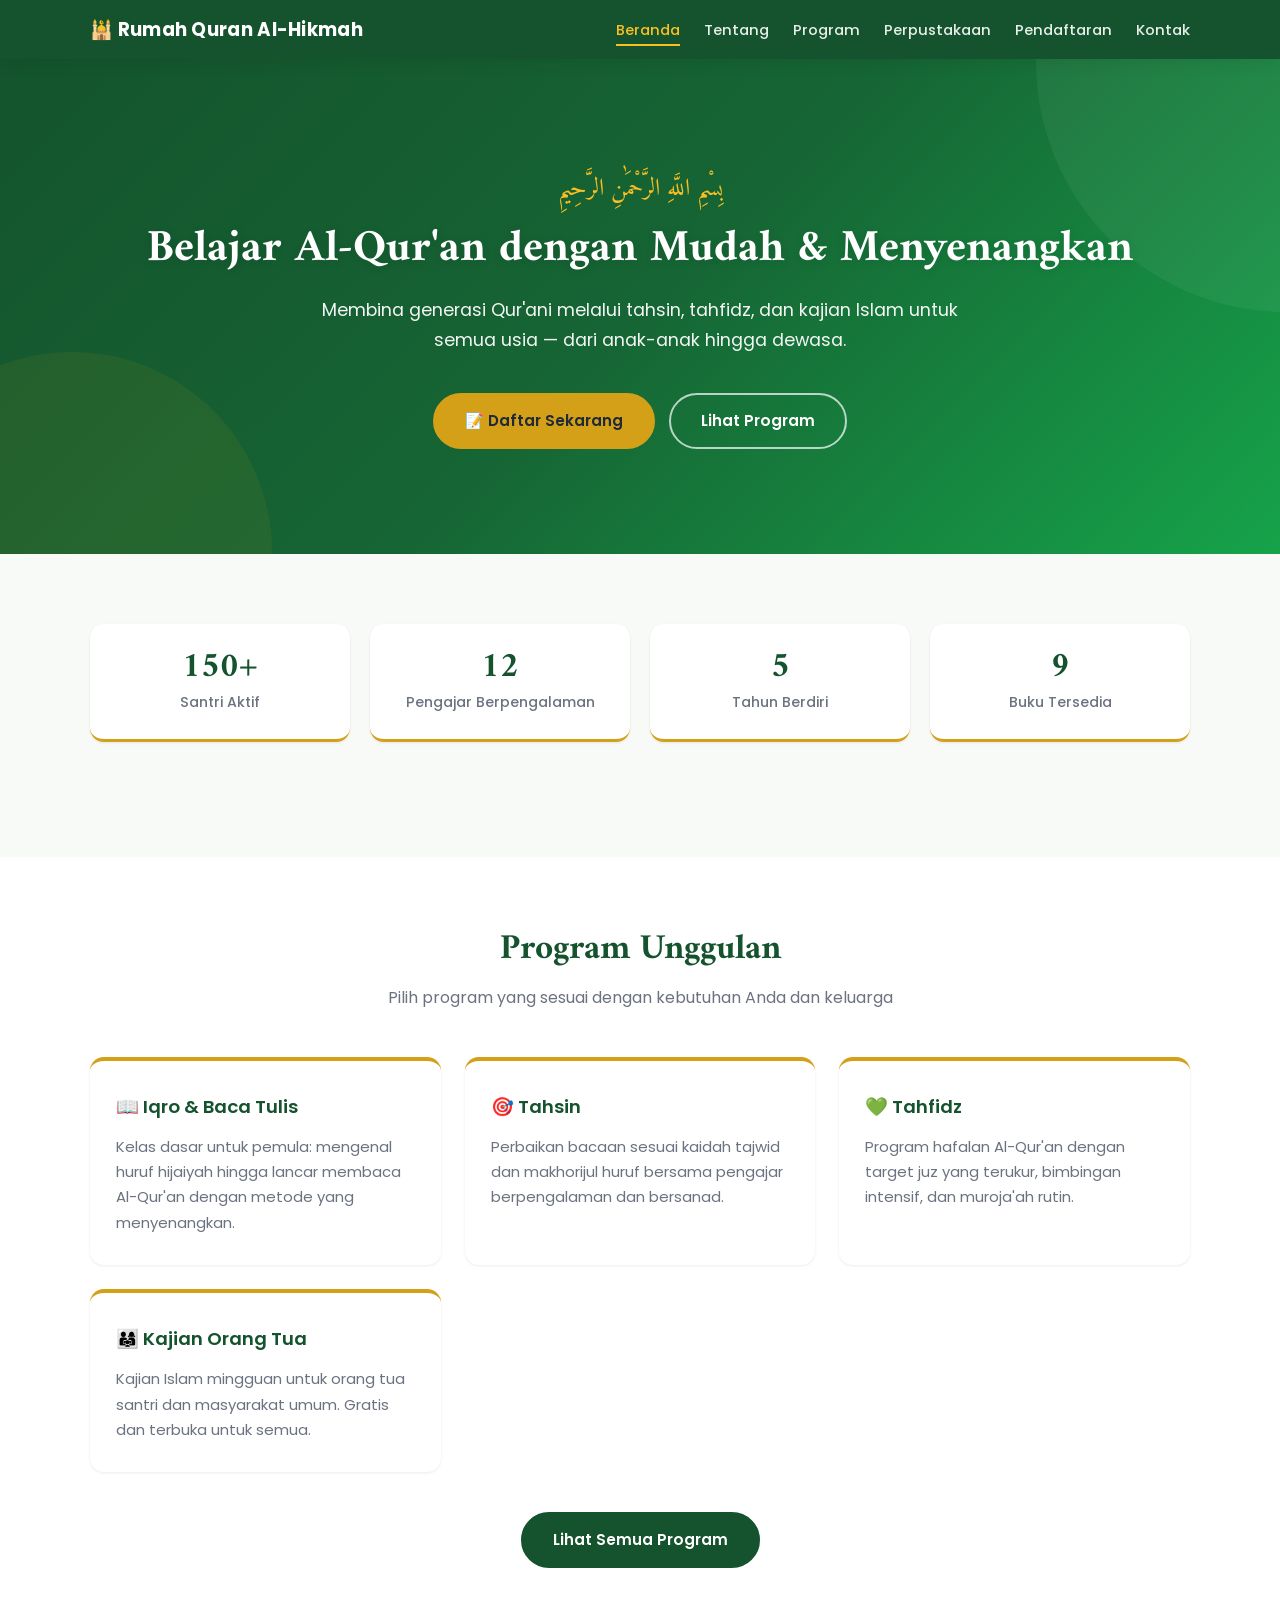
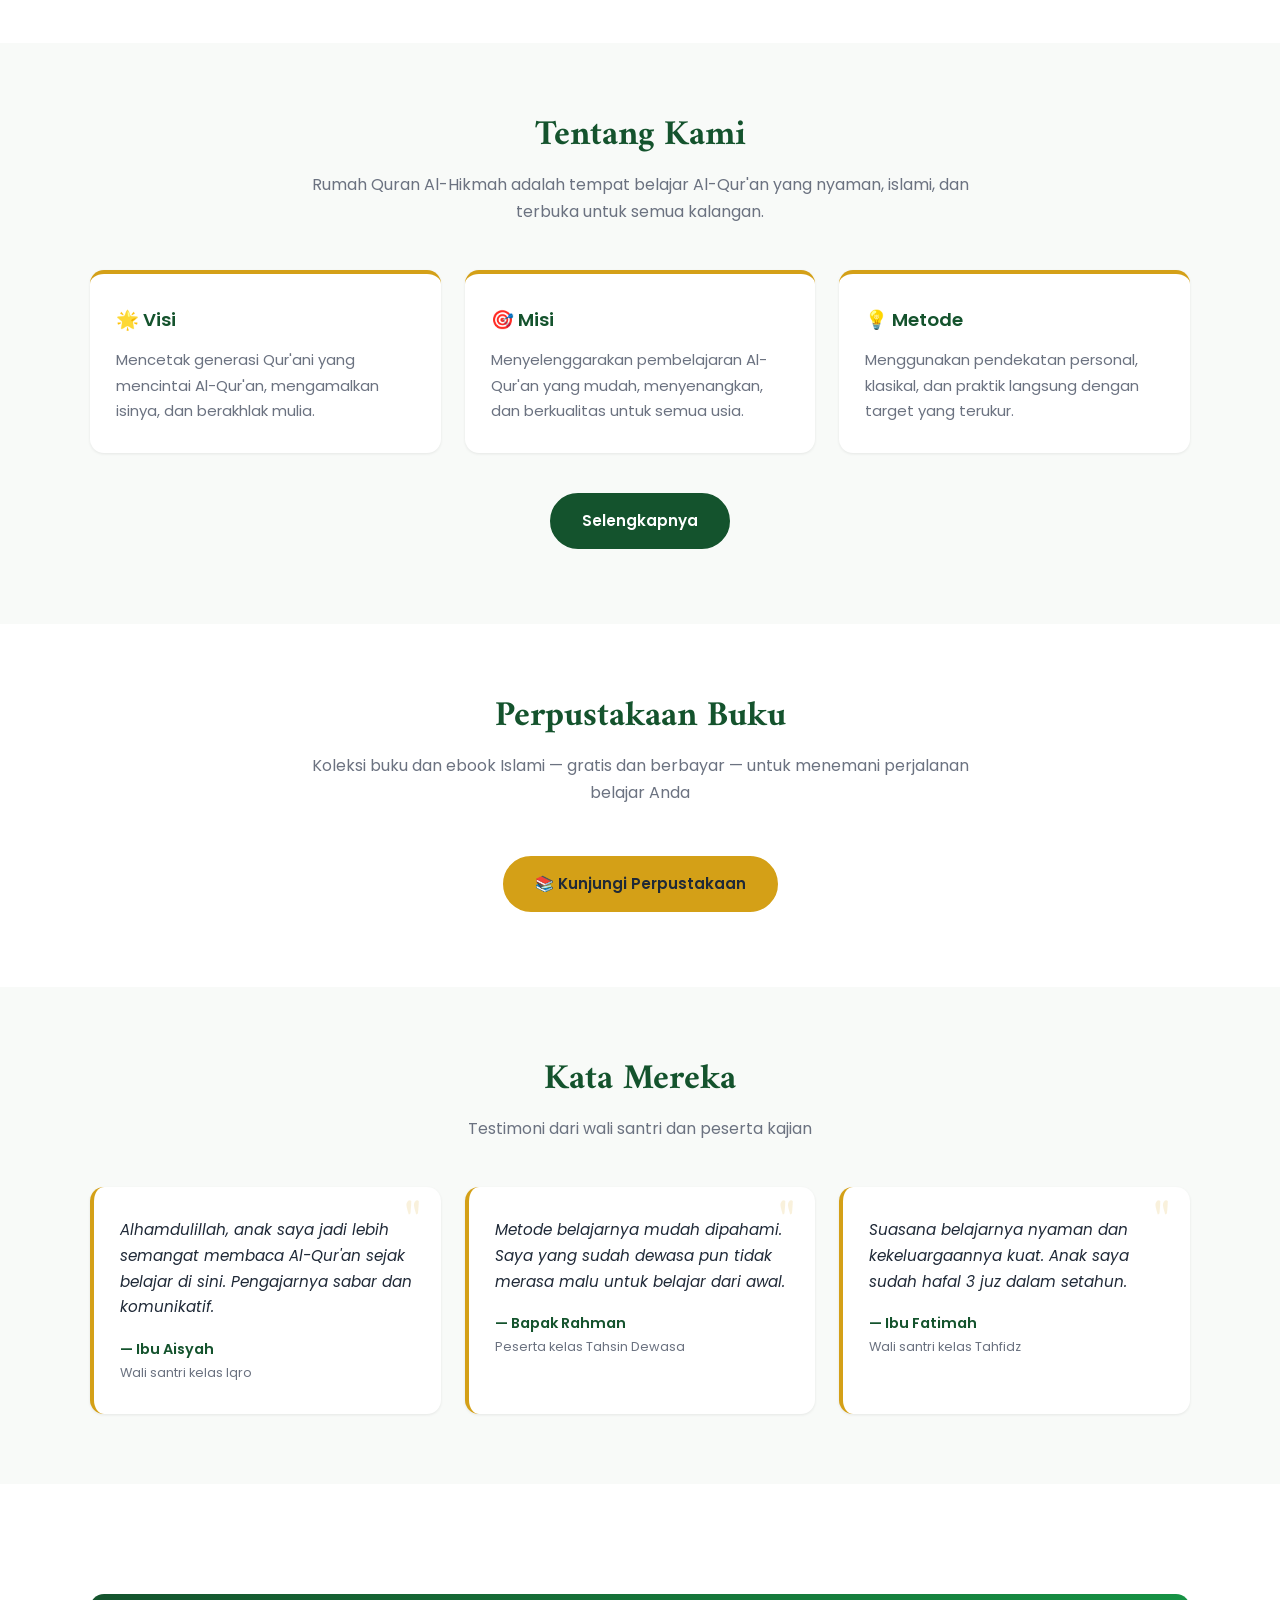
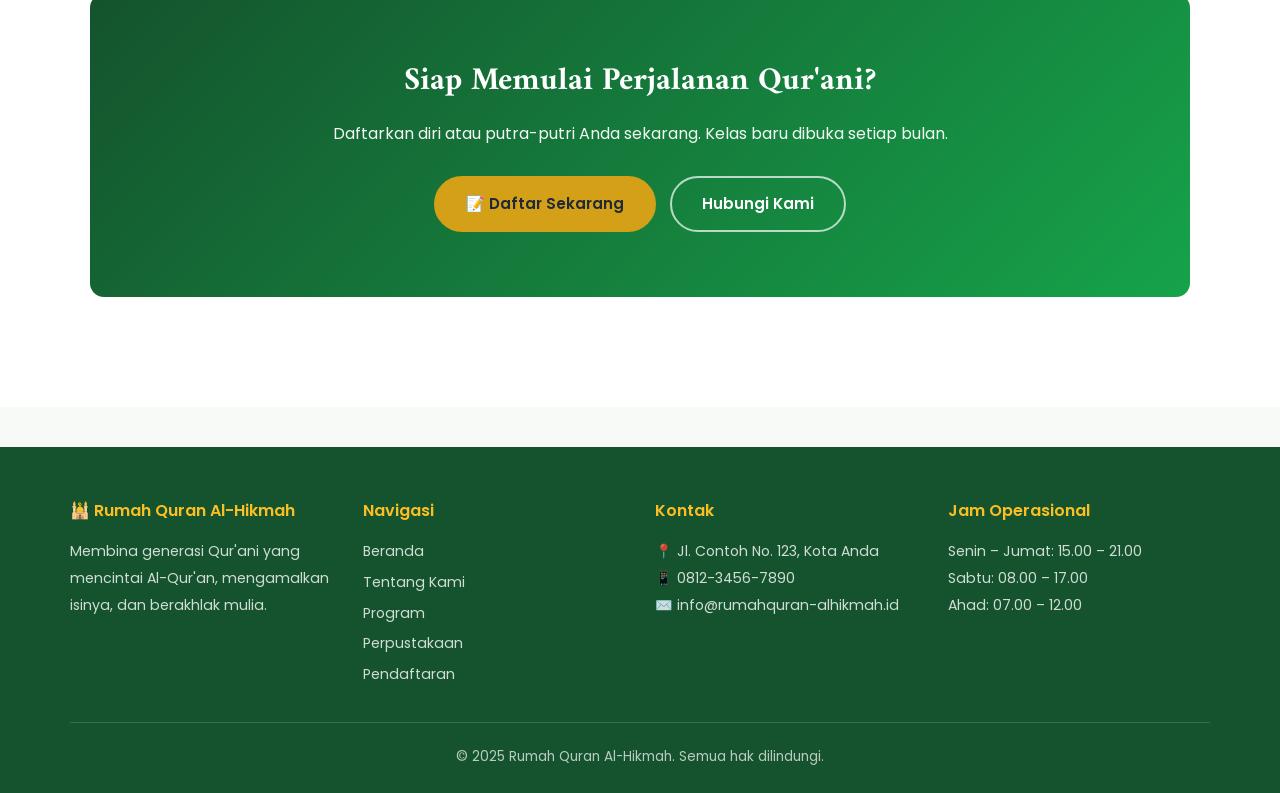
<file: index.html>
<!DOCTYPE html>
<html lang="id">
<head>
<meta charset="UTF-8">
<meta name="viewport" content="width=device-width, initial-scale=1.0">
<title>Rumah Quran Al-Hikmah — Belajar Al-Qur'an dengan Mudah & Menyenangkan</title>
<meta name="description" content="Rumah Quran Al-Hikmah: tempat belajar membaca, tahsin, dan tahfidz Al-Qur'an untuk semua usia. Tersedia perpustakaan buku Islami gratis dan berbayar.">
<meta name="keywords" content="rumah quran, tahsin, tahfidz, belajar al-quran, iqro, kajian islam">
<link rel="preconnect" href="https://fonts.googleapis.com">
<link rel="preconnect" href="https://fonts.gstatic.com" crossorigin>
<link href="https://fonts.googleapis.com/css2?family=Amiri:wght@400;700&family=Poppins:wght@400;500;600;700&display=swap" rel="stylesheet">
<link rel="stylesheet" href="style.css">
</head>
<body>

<nav>
  <div class="container">
    <div class="logo">🕌 Rumah Quran Al-Hikmah</div>
    <ul>
      <li><a href="index.html" class="active">Beranda</a></li>
      <li><a href="tentang.html">Tentang</a></li>
      <li><a href="program.html">Program</a></li>
      <li><a href="perpustakaan.html">Perpustakaan</a></li>
      <li><a href="pendaftaran.html">Pendaftaran</a></li>
      <li><a href="kontak.html">Kontak</a></li>
    </ul>
  </div>
</nav>

<header class="hero">
  <div class="container">
    <span class="arabic" style="color:#fbbf24;">بِسْمِ اللَّهِ الرَّحْمَٰنِ الرَّحِيمِ</span>
    <h1>Belajar Al-Qur'an dengan Mudah & Menyenangkan</h1>
    <p>Membina generasi Qur'ani melalui tahsin, tahfidz, dan kajian Islam untuk semua usia — dari anak-anak hingga dewasa.</p>
    <a href="pendaftaran.html" class="btn">📝 Daftar Sekarang</a>
    <a href="program.html" class="btn btn-outline">Lihat Program</a>
  </div>
</header>

<section>
  <div class="container">
    <div class="stats-bar">
      <div class="stat-item"><h3>150+</h3><p>Santri Aktif</p></div>
      <div class="stat-item"><h3>12</h3><p>Pengajar Berpengalaman</p></div>
      <div class="stat-item"><h3>5</h3><p>Tahun Berdiri</p></div>
      <div class="stat-item"><h3>9</h3><p>Buku Tersedia</p></div>
    </div>
  </div>
</section>

<section class="alt">
  <div class="container">
    <div class="section-head">
      <h2>Program Unggulan</h2>
      <p>Pilih program yang sesuai dengan kebutuhan Anda dan keluarga</p>
    </div>
    <div class="cards">
      <div class="card">
        <h3>📖 Iqro & Baca Tulis</h3>
        <p>Kelas dasar untuk pemula: mengenal huruf hijaiyah hingga lancar membaca Al-Qur'an dengan metode yang menyenangkan.</p>
      </div>
      <div class="card">
        <h3>🎯 Tahsin</h3>
        <p>Perbaikan bacaan sesuai kaidah tajwid dan makhorijul huruf bersama pengajar berpengalaman dan bersanad.</p>
      </div>
      <div class="card">
        <h3>💚 Tahfidz</h3>
        <p>Program hafalan Al-Qur'an dengan target juz yang terukur, bimbingan intensif, dan muroja'ah rutin.</p>
      </div>
      <div class="card">
        <h3>👨‍👩‍👧 Kajian Orang Tua</h3>
        <p>Kajian Islam mingguan untuk orang tua santri dan masyarakat umum. Gratis dan terbuka untuk semua.</p>
      </div>
    </div>
    <div style="text-align:center; margin-top:35px;">
      <a href="program.html" class="btn btn-primary">Lihat Semua Program</a>
    </div>
  </div>
</section>

<section>
  <div class="container">
    <div class="section-head">
      <h2>Tentang Kami</h2>
      <p>Rumah Quran Al-Hikmah adalah tempat belajar Al-Qur'an yang nyaman, islami, dan terbuka untuk semua kalangan.</p>
    </div>
    <div class="cards">
      <div class="card">
        <h3>🌟 Visi</h3>
        <p>Mencetak generasi Qur'ani yang mencintai Al-Qur'an, mengamalkan isinya, dan berakhlak mulia.</p>
      </div>
      <div class="card">
        <h3>🎯 Misi</h3>
        <p>Menyelenggarakan pembelajaran Al-Qur'an yang mudah, menyenangkan, dan berkualitas untuk semua usia.</p>
      </div>
      <div class="card">
        <h3>💡 Metode</h3>
        <p>Menggunakan pendekatan personal, klasikal, dan praktik langsung dengan target yang terukur.</p>
      </div>
    </div>
    <div style="text-align:center; margin-top:35px;">
      <a href="tentang.html" class="btn btn-primary">Selengkapnya</a>
    </div>
  </div>
</section>

<section class="alt">
  <div class="container">
    <div class="section-head">
      <h2>Perpustakaan Buku</h2>
      <p>Koleksi buku dan ebook Islami — gratis dan berbayar — untuk menemani perjalanan belajar Anda</p>
    </div>
    <div style="text-align:center;">
      <a href="perpustakaan.html" class="btn">📚 Kunjungi Perpustakaan</a>
    </div>
  </div>
</section>

<section>
  <div class="container">
    <div class="section-head">
      <h2>Kata Mereka</h2>
      <p>Testimoni dari wali santri dan peserta kajian</p>
    </div>
    <div class="cards">
      <div class="testimonial">
        <p>Alhamdulillah, anak saya jadi lebih semangat membaca Al-Qur'an sejak belajar di sini. Pengajarnya sabar dan komunikatif.</p>
        <span class="author">— Ibu Aisyah</span>
        <span class="role">Wali santri kelas Iqro</span>
      </div>
      <div class="testimonial">
        <p>Metode belajarnya mudah dipahami. Saya yang sudah dewasa pun tidak merasa malu untuk belajar dari awal.</p>
        <span class="author">— Bapak Rahman</span>
        <span class="role">Peserta kelas Tahsin Dewasa</span>
      </div>
      <div class="testimonial">
        <p>Suasana belajarnya nyaman dan kekeluargaannya kuat. Anak saya sudah hafal 3 juz dalam setahun.</p>
        <span class="author">— Ibu Fatimah</span>
        <span class="role">Wali santri kelas Tahfidz</span>
      </div>
    </div>
  </div>
</section>

<section class="alt">
  <div class="container">
    <div class="cta-banner">
      <h2>Siap Memulai Perjalanan Qur'ani?</h2>
      <p>Daftarkan diri atau putra-putri Anda sekarang. Kelas baru dibuka setiap bulan.</p>
      <a href="pendaftaran.html" class="btn">📝 Daftar Sekarang</a>
      <a href="kontak.html" class="btn btn-outline">Hubungi Kami</a>
    </div>
  </div>
</section>

<footer>
  <div class="footer-content">
    <div>
      <h4>🕌 Rumah Quran Al-Hikmah</h4>
      <p>Membina generasi Qur'ani yang mencintai Al-Qur'an, mengamalkan isinya, dan berakhlak mulia.</p>
    </div>
    <div>
      <h4>Navigasi</h4>
      <ul>
        <li><a href="index.html">Beranda</a></li>
        <li><a href="tentang.html">Tentang Kami</a></li>
        <li><a href="program.html">Program</a></li>
        <li><a href="perpustakaan.html">Perpustakaan</a></li>
        <li><a href="pendaftaran.html">Pendaftaran</a></li>
      </ul>
    </div>
    <div>
      <h4>Kontak</h4>
      <p>📍 Jl. Contoh No. 123, Kota Anda</p>
      <p>📱 <a href="https://wa.me/6281234567890">0812-3456-7890</a></p>
      <p>✉️ info@rumahquran-alhikmah.id</p>
    </div>
    <div>
      <h4>Jam Operasional</h4>
      <p>Senin – Jumat: 15.00 – 21.00</p>
      <p>Sabtu: 08.00 – 17.00</p>
      <p>Ahad: 07.00 – 12.00</p>
    </div>
  </div>
  <div class="copyright">
    &copy; 2025 Rumah Quran Al-Hikmah. Semua hak dilindungi.
  </div>
</footer>

</body>
</html>
</file>
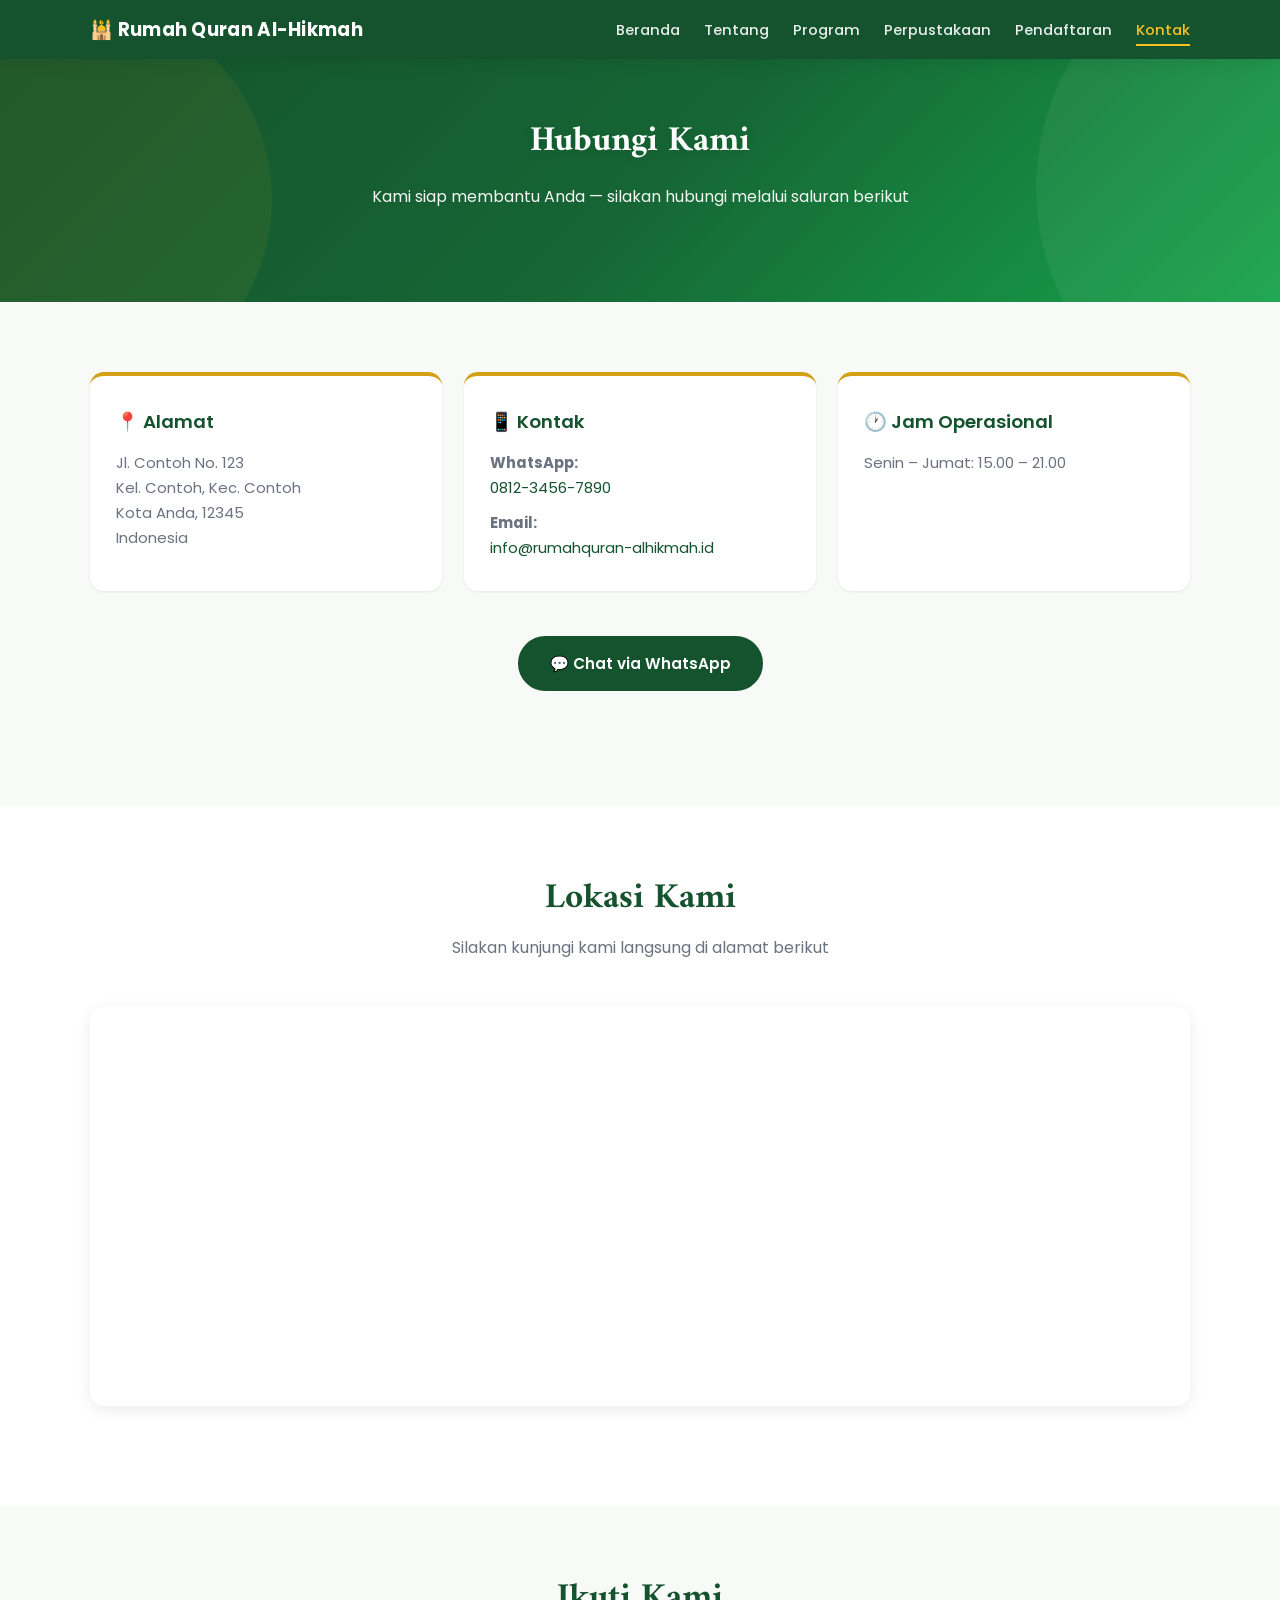
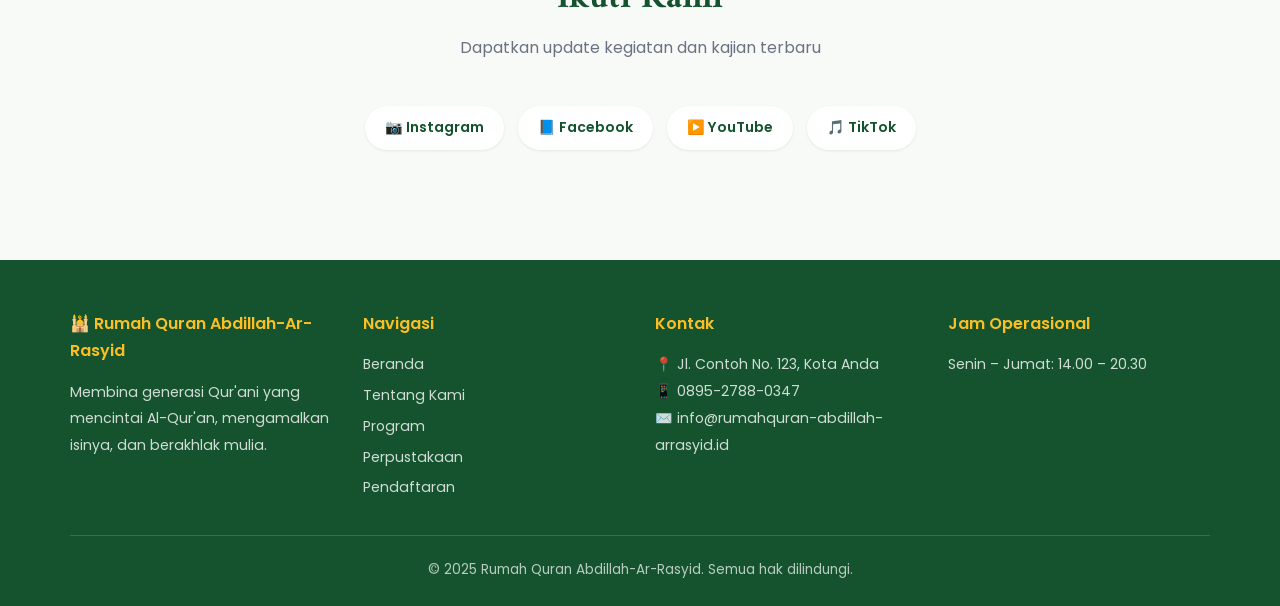
<file: kontak.html>
<!DOCTYPE html>
<html lang="id">
<head>
<meta charset="UTF-8">
<meta name="viewport" content="width=device-width, initial-scale=1.0">
<title>Kontak — Rumah Quran Al-Hikmah</title>
<meta name="description" content="Hubungi Rumah Quran Al-Hikmah. Alamat, WhatsApp, email, dan lokasi kami.">
<link href="https://fonts.googleapis.com/css2?family=Amiri:wght@400;700&family=Poppins:wght@400;500;600;700&display=swap" rel="stylesheet">
<link rel="stylesheet" href="style.css">
</head>
<body>

<nav>
  <div class="container">
    <div class="logo">🕌 Rumah Quran Al-Hikmah</div>
    <ul>
      <li><a href="index.html">Beranda</a></li>
      <li><a href="tentang.html">Tentang</a></li>
      <li><a href="program.html">Program</a></li>
      <li><a href="perpustakaan.html">Perpustakaan</a></li>
      <li><a href="pendaftaran.html">Pendaftaran</a></li>
      <li><a href="kontak.html" class="active">Kontak</a></li>
    </ul>
  </div>
</nav>

<header class="hero compact">
  <div class="container">
    <h1>Hubungi Kami</h1>
    <p>Kami siap membantu Anda — silakan hubungi melalui saluran berikut</p>
  </div>
</header>

<section>
  <div class="container">
    <div class="contact-grid">
      <div class="card">
        <h3>📍 Alamat</h3>
        <p>Jl. Contoh No. 123<br>Kel. Contoh, Kec. Contoh<br>Kota Anda, 12345<br>Indonesia</p>
      </div>
      <div class="card">
        <h3>📱 Kontak</h3>
        <p><strong>WhatsApp:</strong><br><a href="https://wa.me/6281234567890">0812-3456-7890</a></p>
        <p style="margin-top:10px;"><strong>Email:</strong><br><a href="mailto:info@rumahquran-alhikmah.id">info@rumahquran-alhikmah.id</a></p>
      </div>
      <div class="card">
        <h3>🕐 Jam Operasional</h3>
        <p>Senin – Jumat: 15.00 – 21.00</p>
        
      </div>
    </div>

    <div style="text-align:center; margin:20px 0 40px;">
      <a href="https://wa.me/6289527880347?text=Assalamualaikum,%20saya%20ingin%20bertanya" target="_blank" rel="noopener" class="btn btn-primary">💬 Chat via WhatsApp</a>
    </div>
  </div>
</section>

<section class="alt">
  <div class="container">
    <div class="section-head">
      <h2>Lokasi Kami</h2>
      <p>Silakan kunjungi kami langsung di alamat berikut</p>
    </div>
    <div class="map-wrap">
      <iframe
        src="https://www.google.com/maps/embed?pb=!1m18!1m12!1m3!1d3966.521260322283!2d106.81956131476917!3d-6.194741395514669!2m3!1f0!2f0!3f0!3m2!1i1024!2i768!4f13.1!3m3!1m2!1s0x2e69f5390917b759%3A0x6b45e67356080477!2sMonumen%20Nasional!5e0!3m2!1sid!2sid!4v1700000000000!5m2!1sid!2sid"
        allowfullscreen=""
        loading="lazy"
        referrerpolicy="no-referrer-when-downgrade">
      </iframe>
    </div>
  </div>
</section>

<section>
  <div class="container">
    <div class="section-head">
      <h2>Ikuti Kami</h2>
      <p>Dapatkan update kegiatan dan kajian terbaru</p>
    </div>
    <div class="social-links">
      <a href="https://instagram.com/username-anda" target="_blank" rel="noopener">📷 Instagram</a>
      <a href="https://facebook.com/username-anda" target="_blank" rel="noopener">📘 Facebook</a>
      <a href="https://youtube.com/@username-anda" target="_blank" rel="noopener">▶️ YouTube</a>
      <a href="https://tiktok.com/@username-anda" target="_blank" rel="noopener">🎵 TikTok</a>
    </div>
  </div>
</section>

<footer>
  <div class="footer-content">
    <div>
      <h4>🕌 Rumah Quran Abdillah-Ar-Rasyid</h4>
      <p>Membina generasi Qur'ani yang mencintai Al-Qur'an, mengamalkan isinya, dan berakhlak mulia.</p>
    </div>
    <div>
      <h4>Navigasi</h4>
      <ul>
        <li><a href="index.html">Beranda</a></li>
        <li><a href="tentang.html">Tentang Kami</a></li>
        <li><a href="program.html">Program</a></li>
        <li><a href="perpustakaan.html">Perpustakaan</a></li>
        <li><a href="pendaftaran.html">Pendaftaran</a></li>
      </ul>
    </div>
    <div>
      <h4>Kontak</h4>
      <p>📍 Jl. Contoh No. 123, Kota Anda</p>
      <p>📱 <a href="https://wa.me/6289527880347">0895-2788-0347</a></p>
      <p>✉️ info@rumahquran-abdillah-arrasyid.id</p>
    </div>
    <div>
      <h4>Jam Operasional</h4>
      <p>Senin – Jumat: 14.00 – 20.30</p>
      
    </div>
  </div>
  <div class="copyright">&copy; 2025 Rumah Quran Abdillah-Ar-Rasyid. Semua hak dilindungi.</div>
</footer>

</body>
</html>
</file>
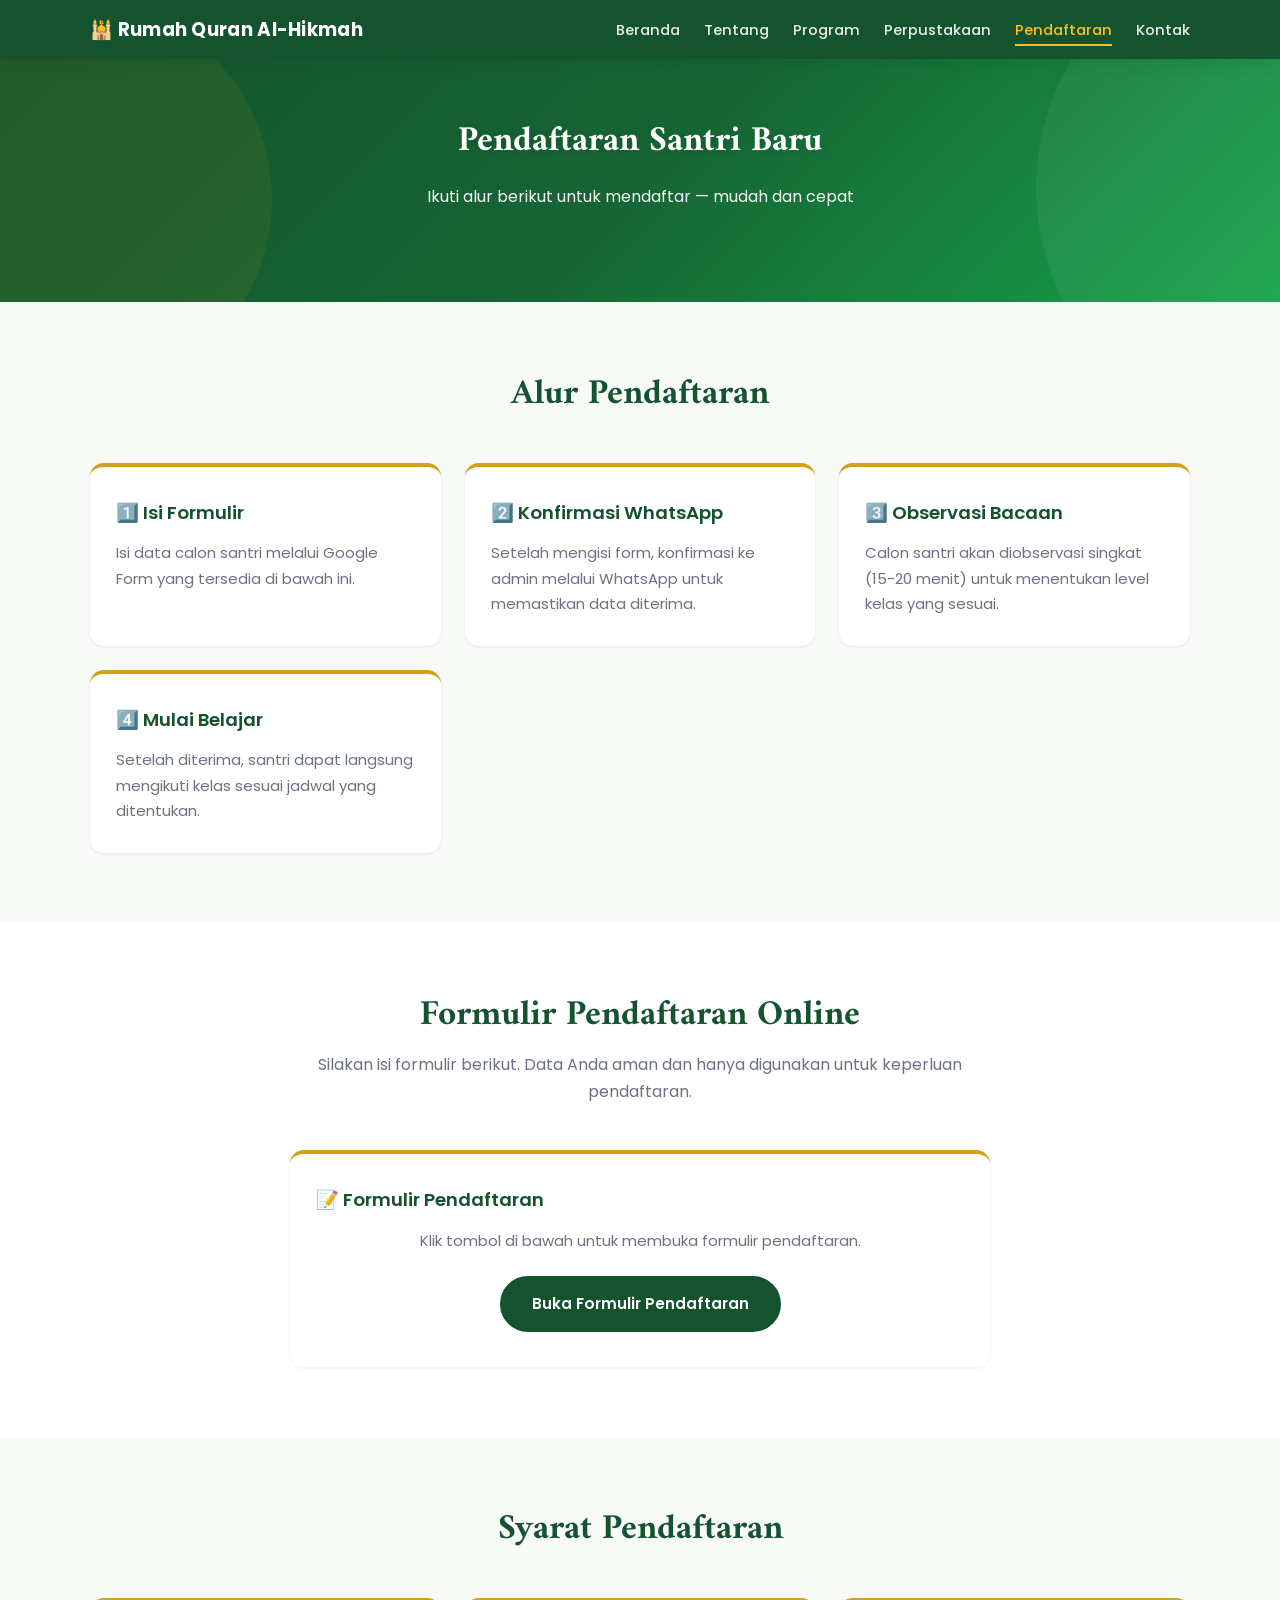
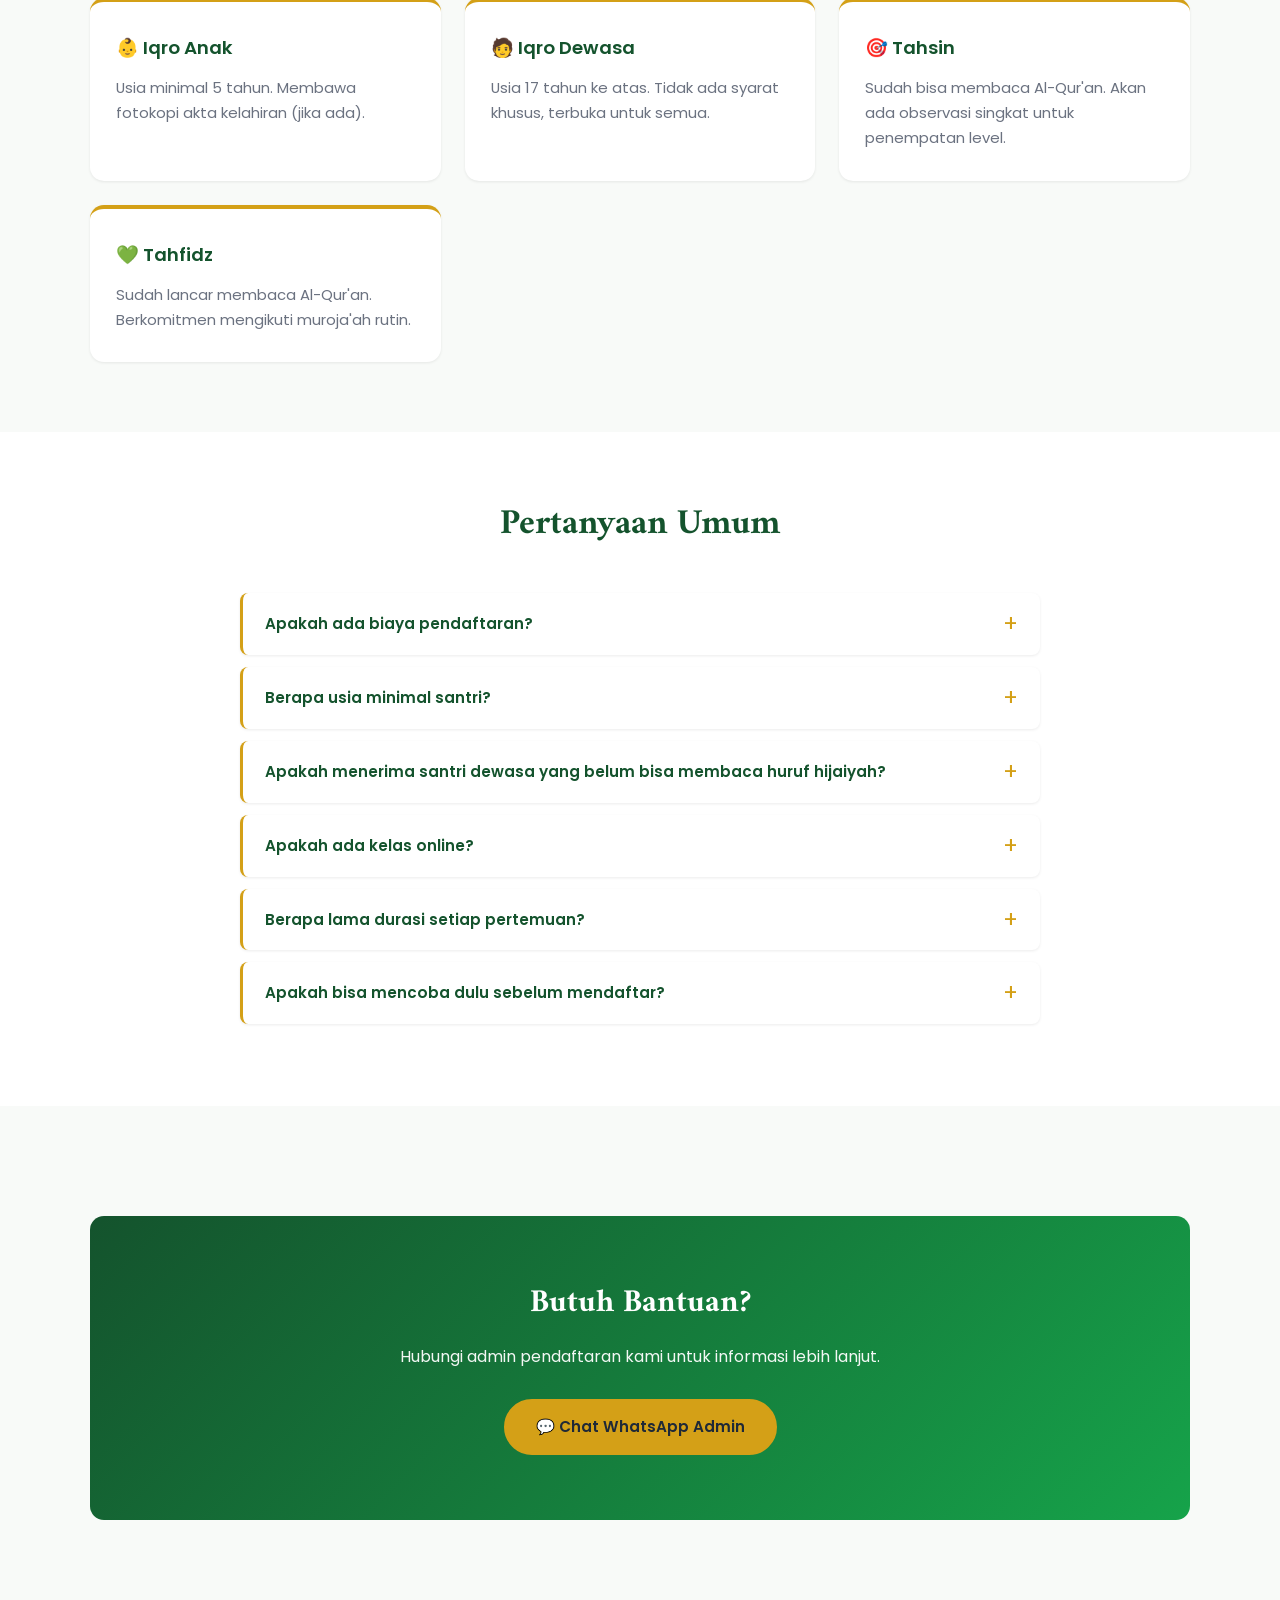
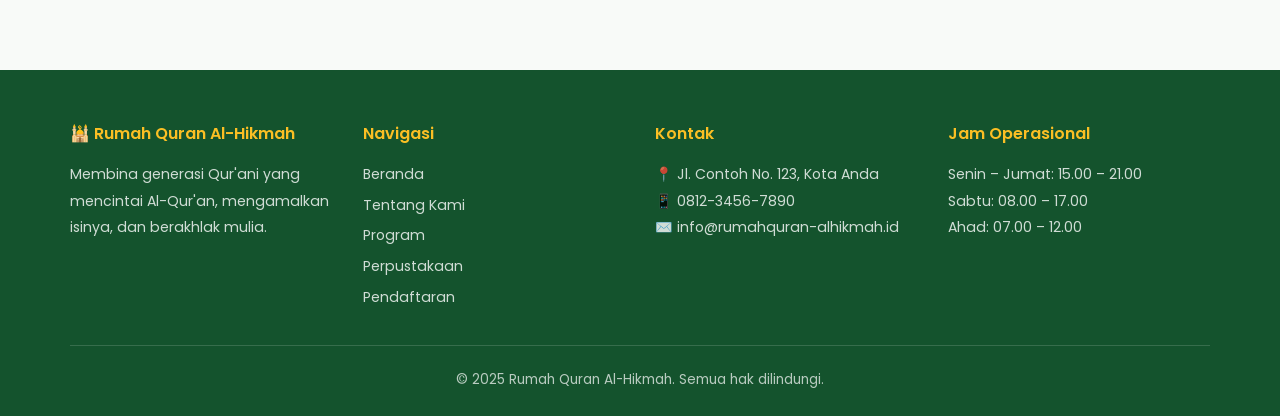
<file: pendaftaran.html>
<!DOCTYPE html>
<html lang="id">
<head>
<meta charset="UTF-8">
<meta name="viewport" content="width=device-width, initial-scale=1.0">
<title>Pendaftaran — Rumah Quran Al-Hikmah</title>
<meta name="description" content="Daftar santri baru Rumah Quran Al-Hikmah. Ikuti alur pendaftaran yang mudah.">
<link href="https://fonts.googleapis.com/css2?family=Amiri:wght@400;700&family=Poppins:wght@400;500;600;700&display=swap" rel="stylesheet">
<link rel="stylesheet" href="style.css">
</head>
<body>

<nav>
  <div class="container">
    <div class="logo">🕌 Rumah Quran Al-Hikmah</div>
    <ul>
      <li><a href="index.html">Beranda</a></li>
      <li><a href="tentang.html">Tentang</a></li>
      <li><a href="program.html">Program</a></li>
      <li><a href="perpustakaan.html">Perpustakaan</a></li>
      <li><a href="pendaftaran.html" class="active">Pendaftaran</a></li>
      <li><a href="kontak.html">Kontak</a></li>
    </ul>
  </div>
</nav>

<header class="hero compact">
  <div class="container">
    <h1>Pendaftaran Santri Baru</h1>
    <p>Ikuti alur berikut untuk mendaftar — mudah dan cepat</p>
  </div>
</header>

<section>
  <div class="container">
    <div class="section-head">
      <h2>Alur Pendaftaran</h2>
    </div>
    <div class="cards">
      <div class="card">
        <h3>1️⃣ Isi Formulir</h3>
        <p>Isi data calon santri melalui Google Form yang tersedia di bawah ini.</p>
      </div>
      <div class="card">
        <h3>2️⃣ Konfirmasi WhatsApp</h3>
        <p>Setelah mengisi form, konfirmasi ke admin melalui WhatsApp untuk memastikan data diterima.</p>
      </div>
      <div class="card">
        <h3>3️⃣ Observasi Bacaan</h3>
        <p>Calon santri akan diobservasi singkat (15-20 menit) untuk menentukan level kelas yang sesuai.</p>
      </div>
      <div class="card">
        <h3>4️⃣ Mulai Belajar</h3>
        <p>Setelah diterima, santri dapat langsung mengikuti kelas sesuai jadwal yang ditentukan.</p>
      </div>
    </div>
  </div>
</section>

<section class="alt">
  <div class="container">
    <div class="section-head">
      <h2>Formulir Pendaftaran Online</h2>
      <p>Silakan isi formulir berikut. Data Anda aman dan hanya digunakan untuk keperluan pendaftaran.</p>
    </div>
    <div class="card center" style="max-width:700px; margin:0 auto;">
      <h3>📝 Formulir Pendaftaran</h3>
      <p>Klik tombol di bawah untuk membuka formulir pendaftaran.</p>
      <a href="https://docs.google.com/forms/d/e/GANTI-LINK-FORM/viewform" target="_blank" rel="noopener" class="btn btn-primary" style="margin-top:15px;">Buka Formulir Pendaftaran</a>
    </div>
  </div>
</section>

<section>
  <div class="container">
    <div class="section-head">
      <h2>Syarat Pendaftaran</h2>
    </div>
    <div class="cards">
      <div class="card">
        <h3>👶 Iqro Anak</h3>
        <p>Usia minimal 5 tahun. Membawa fotokopi akta kelahiran (jika ada).</p>
      </div>
      <div class="card">
        <h3>🧑 Iqro Dewasa</h3>
        <p>Usia 17 tahun ke atas. Tidak ada syarat khusus, terbuka untuk semua.</p>
      </div>
      <div class="card">
        <h3>🎯 Tahsin</h3>
        <p>Sudah bisa membaca Al-Qur'an. Akan ada observasi singkat untuk penempatan level.</p>
      </div>
      <div class="card">
        <h3>💚 Tahfidz</h3>
        <p>Sudah lancar membaca Al-Qur'an. Berkomitmen mengikuti muroja'ah rutin.</p>
      </div>
    </div>
  </div>
</section>

<section class="alt">
  <div class="container">
    <div class="section-head">
      <h2>Pertanyaan Umum</h2>
    </div>
    <div style="max-width:800px; margin:0 auto;">
      <details class="faq-item">
        <summary>Apakah ada biaya pendaftaran?</summary>
        <div class="faq-content">Tidak ada biaya pendaftaran. Anda hanya membayar infaq bulanan sesuai program yang dipilih. Untuk keluarga kurang mampu, tersedia beasiswa.</div>
      </details>
      <details class="faq-item">
        <summary>Berapa usia minimal santri?</summary>
        <div class="faq-content">Untuk kelas Iqro Anak, usia minimal 5 tahun. Kami juga menerima santri dewasa dan lansia untuk kelas Iqro Dewasa dan Tahsin.</div>
      </details>
      <details class="faq-item">
        <summary>Apakah menerima santri dewasa yang belum bisa membaca huruf hijaiyah?</summary>
        <div class="faq-content">Ya, tentu. Kami memiliki kelas Iqro Dewasa khusus untuk peserta yang belum mengenal huruf hijaiyah sama sekali.</div>
      </details>
      <details class="faq-item">
        <summary>Apakah ada kelas online?</summary>
        <div class="faq-content">Saat ini kelas utama dilakukan secara tatap muka. Untuk kondisi tertentu, tersedia kelas online terbatas. Silakan hubungi admin untuk informasi lebih lanjut.</div>
      </details>
      <details class="faq-item">
        <summary>Berapa lama durasi setiap pertemuan?</summary>
        <div class="faq-content">Durasi berkisar antara 60-90 menit tergantung program. Untuk detailnya, silakan lihat halaman <a href="program.html">Program</a>.</div>
      </details>
      <details class="faq-item">
        <summary>Apakah bisa mencoba dulu sebelum mendaftar?</summary>
        <div class="faq-content">Bisa. Kami menyediakan 1 sesi trial gratis untuk calon santri. Silakan hubungi admin untuk mengatur jadwal trial.</div>
      </details>
    </div>
  </div>
</section>

<section>
  <div class="container">
    <div class="cta-banner">
      <h2>Butuh Bantuan?</h2>
      <p>Hubungi admin pendaftaran kami untuk informasi lebih lanjut.</p>
      <a href="https://wa.me/6281234567890?text=Assalamualaikum,%20saya%20ingin%20bertanya%20tentang%20pendaftaran" target="_blank" rel="noopener" class="btn">💬 Chat WhatsApp Admin</a>
    </div>
  </div>
</section>

<footer>
  <div class="footer-content">
    <div>
      <h4>🕌 Rumah Quran Al-Hikmah</h4>
      <p>Membina generasi Qur'ani yang mencintai Al-Qur'an, mengamalkan isinya, dan berakhlak mulia.</p>
    </div>
    <div>
      <h4>Navigasi</h4>
      <ul>
        <li><a href="index.html">Beranda</a></li>
        <li><a href="tentang.html">Tentang Kami</a></li>
        <li><a href="program.html">Program</a></li>
        <li><a href="perpustakaan.html">Perpustakaan</a></li>
        <li><a href="pendaftaran.html">Pendaftaran</a></li>
      </ul>
    </div>
    <div>
      <h4>Kontak</h4>
      <p>📍 Jl. Contoh No. 123, Kota Anda</p>
      <p>📱 <a href="https://wa.me/6281234567890">0812-3456-7890</a></p>
      <p>✉️ info@rumahquran-alhikmah.id</p>
    </div>
    <div>
      <h4>Jam Operasional</h4>
      <p>Senin – Jumat: 15.00 – 21.00</p>
      <p>Sabtu: 08.00 – 17.00</p>
      <p>Ahad: 07.00 – 12.00</p>
    </div>
  </div>
  <div class="copyright">&copy; 2025 Rumah Quran Al-Hikmah. Semua hak dilindungi.</div>
</footer>

</body>
</html>
</file>
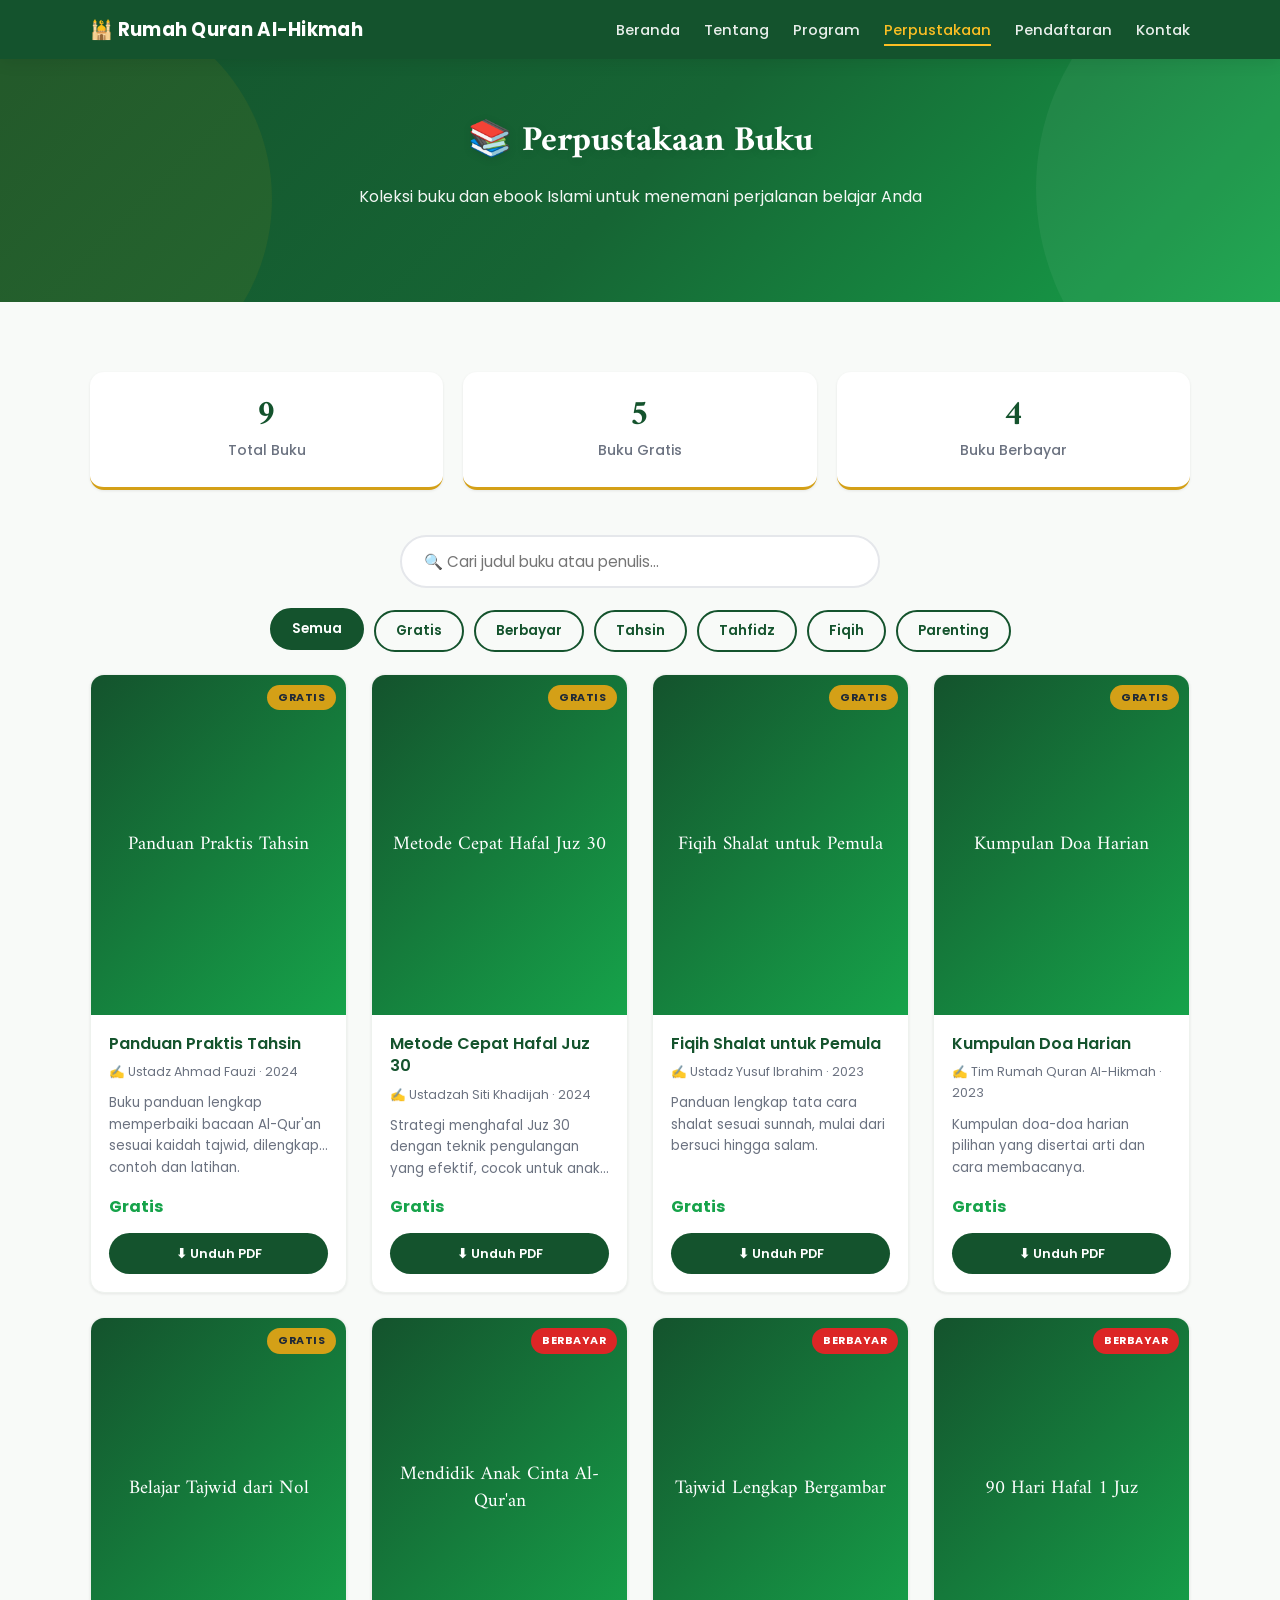
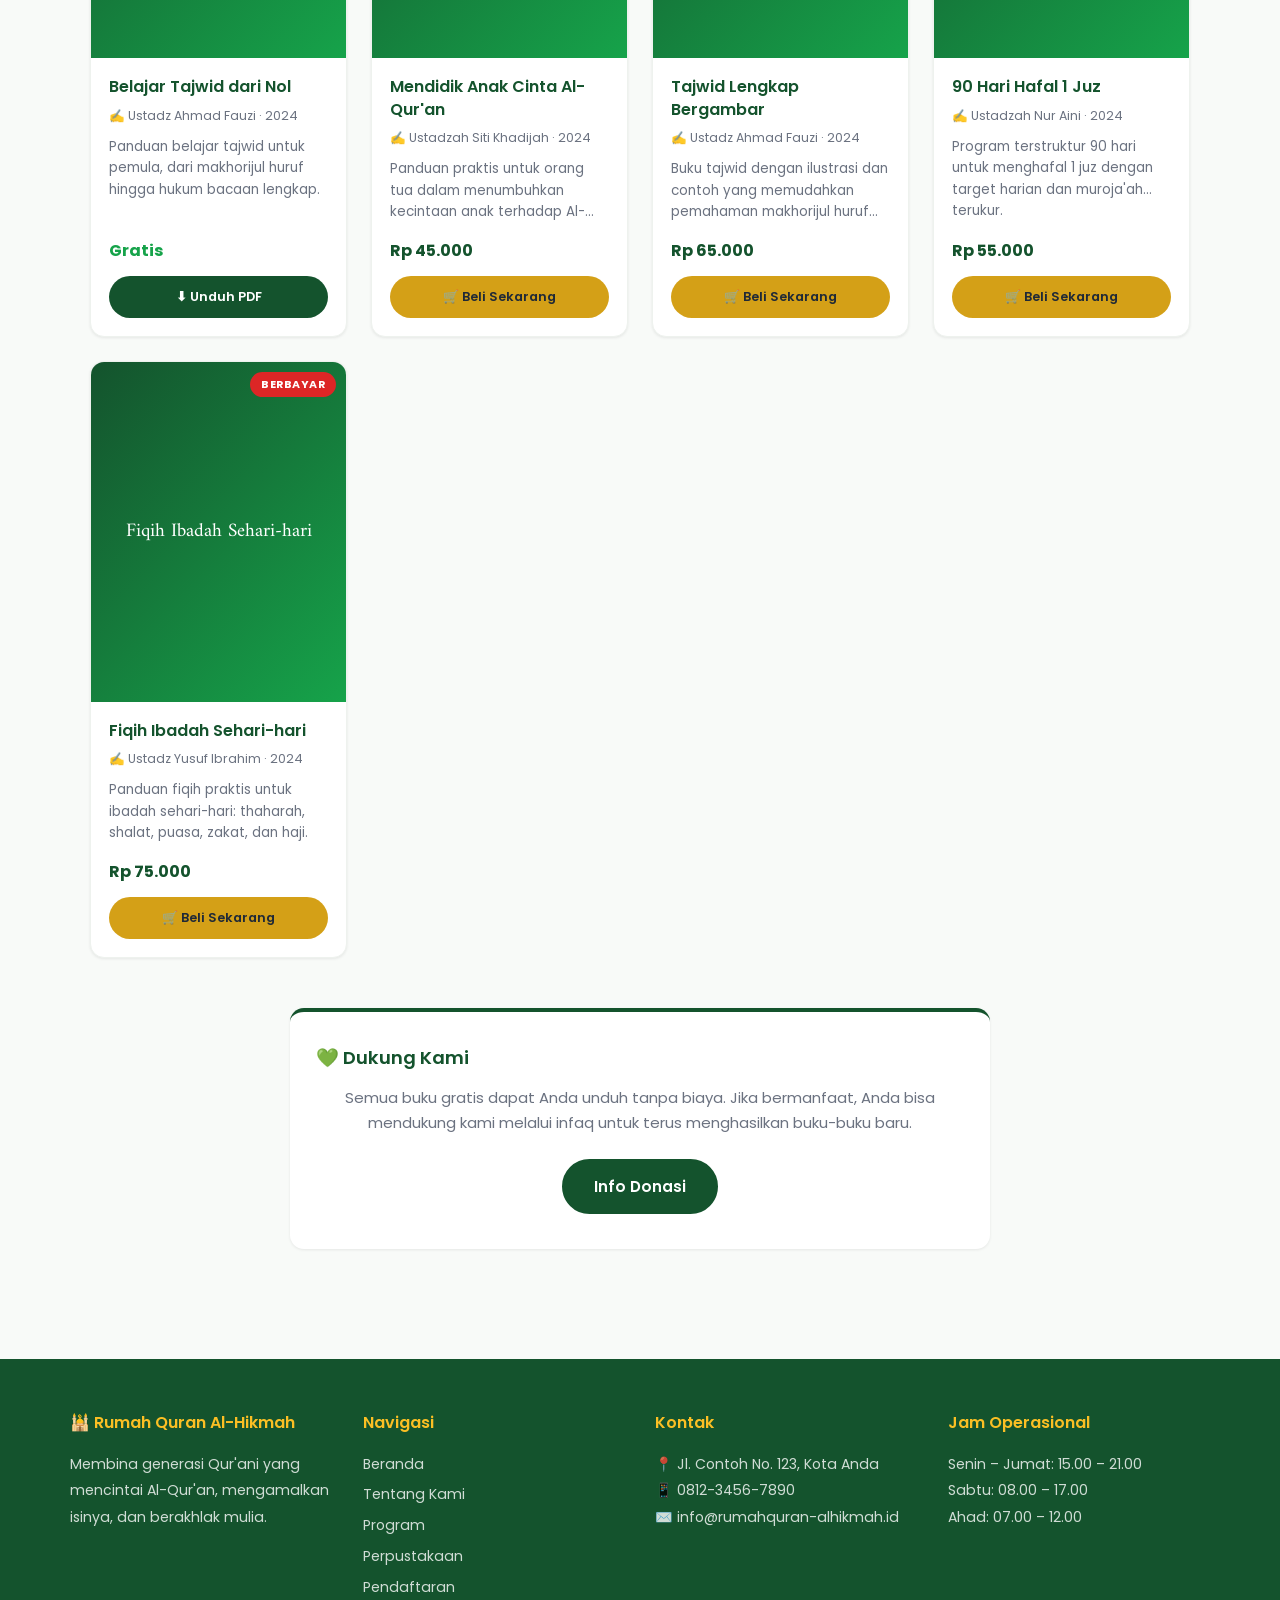
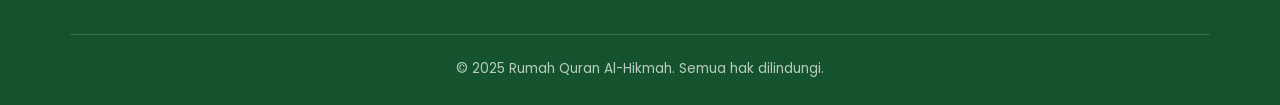
<file: perpustakaan.html>
<!DOCTYPE html>
<html lang="id">
<head>
<meta charset="UTF-8">
<meta name="viewport" content="width=device-width, initial-scale=1.0">
<title>Perpustakaan Buku — Rumah Quran Al-Hikmah</title>
<meta name="description" content="Koleksi buku dan ebook Islami gratis dan berbayar dari Rumah Quran Al-Hikmah.">
<link href="https://fonts.googleapis.com/css2?family=Amiri:wght@400;700&family=Poppins:wght@400;500;600;700&display=swap" rel="stylesheet">
<link rel="stylesheet" href="style.css">
</head>
<body>

<nav>
  <div class="container">
    <div class="logo">🕌 Rumah Quran Al-Hikmah</div>
    <ul>
      <li><a href="index.html">Beranda</a></li>
      <li><a href="tentang.html">Tentang</a></li>
      <li><a href="program.html">Program</a></li>
      <li><a href="perpustakaan.html" class="active">Perpustakaan</a></li>
      <li><a href="pendaftaran.html">Pendaftaran</a></li>
      <li><a href="kontak.html">Kontak</a></li>
    </ul>
  </div>
</nav>

<header class="hero compact">
  <div class="container">
    <h1>📚 Perpustakaan Buku</h1>
    <p>Koleksi buku dan ebook Islami untuk menemani perjalanan belajar Anda</p>
  </div>
</header>

<section>
  <div class="container">

    <div class="stats-bar">
      <div class="stat-item"><h3 id="totalBooks">0</h3><p>Total Buku</p></div>
      <div class="stat-item"><h3 id="freeBooks">0</h3><p>Buku Gratis</p></div>
      <div class="stat-item"><h3 id="paidBooks">0</h3><p>Buku Berbayar</p></div>
    </div>

    <div class="filter-bar">
      <input type="text" id="searchInput" class="search-box" placeholder="🔍 Cari judul buku atau penulis...">
    </div>

    <div class="filter-bar">
      <button class="filter-btn active" data-filter="all">Semua</button>
      <button class="filter-btn" data-filter="gratis">Gratis</button>
      <button class="filter-btn" data-filter="berbayar">Berbayar</button>
      <button class="filter-btn" data-filter="tahsin">Tahsin</button>
      <button class="filter-btn" data-filter="tahfidz">Tahfidz</button>
      <button class="filter-btn" data-filter="fiqih">Fiqih</button>
      <button class="filter-btn" data-filter="parenting">Parenting</button>
    </div>

    <div class="books-grid" id="booksGrid"></div>

    <div class="card center" style="margin-top:50px; border-top-color: var(--primary); max-width:700px; margin-left:auto; margin-right:auto;">
      <h3>💚 Dukung Kami</h3>
      <p>Semua buku gratis dapat Anda unduh tanpa biaya. Jika bermanfaat, Anda bisa mendukung kami melalui infaq untuk terus menghasilkan buku-buku baru.</p>
      <a href="kontak.html" class="btn btn-primary" style="margin-top:15px;">Info Donasi</a>
    </div>

  </div>
</section>

<footer>
  <div class="footer-content">
    <div>
      <h4>🕌 Rumah Quran Al-Hikmah</h4>
      <p>Membina generasi Qur'ani yang mencintai Al-Qur'an, mengamalkan isinya, dan berakhlak mulia.</p>
    </div>
    <div>
      <h4>Navigasi</h4>
      <ul>
        <li><a href="index.html">Beranda</a></li>
        <li><a href="tentang.html">Tentang Kami</a></li>
        <li><a href="program.html">Program</a></li>
        <li><a href="perpustakaan.html">Perpustakaan</a></li>
        <li><a href="pendaftaran.html">Pendaftaran</a></li>
      </ul>
    </div>
    <div>
      <h4>Kontak</h4>
      <p>📍 Jl. Contoh No. 123, Kota Anda</p>
      <p>📱 <a href="https://wa.me/6281234567890">0812-3456-7890</a></p>
      <p>✉️ info@rumahquran-alhikmah.id</p>
    </div>
    <div>
      <h4>Jam Operasional</h4>
      <p>Senin – Jumat: 15.00 – 21.00</p>
      <p>Sabtu: 08.00 – 17.00</p>
      <p>Ahad: 07.00 – 12.00</p>
    </div>
  </div>
  <div class="copyright">&copy; 2025 Rumah Quran Al-Hikmah. Semua hak dilindungi.</div>
</footer>

<script src="script.js"></script>
</body>
</html>
</file>
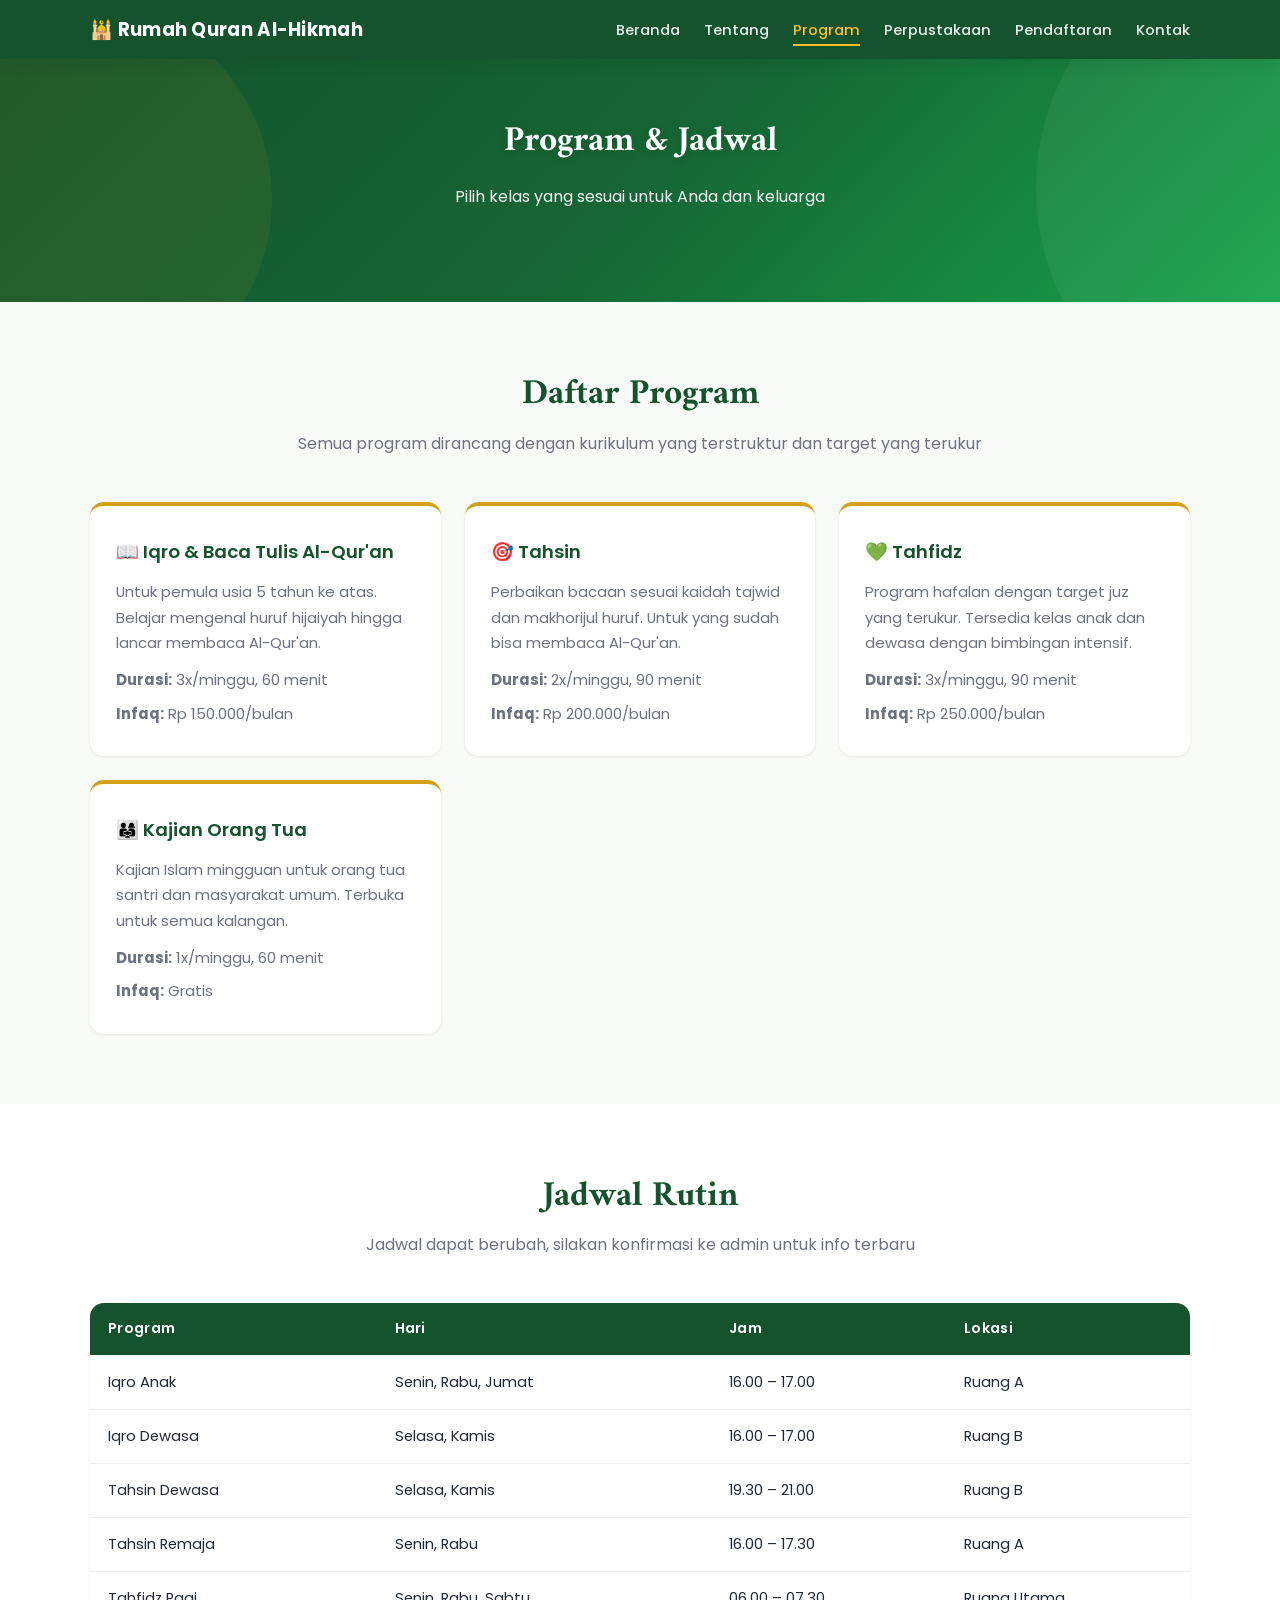
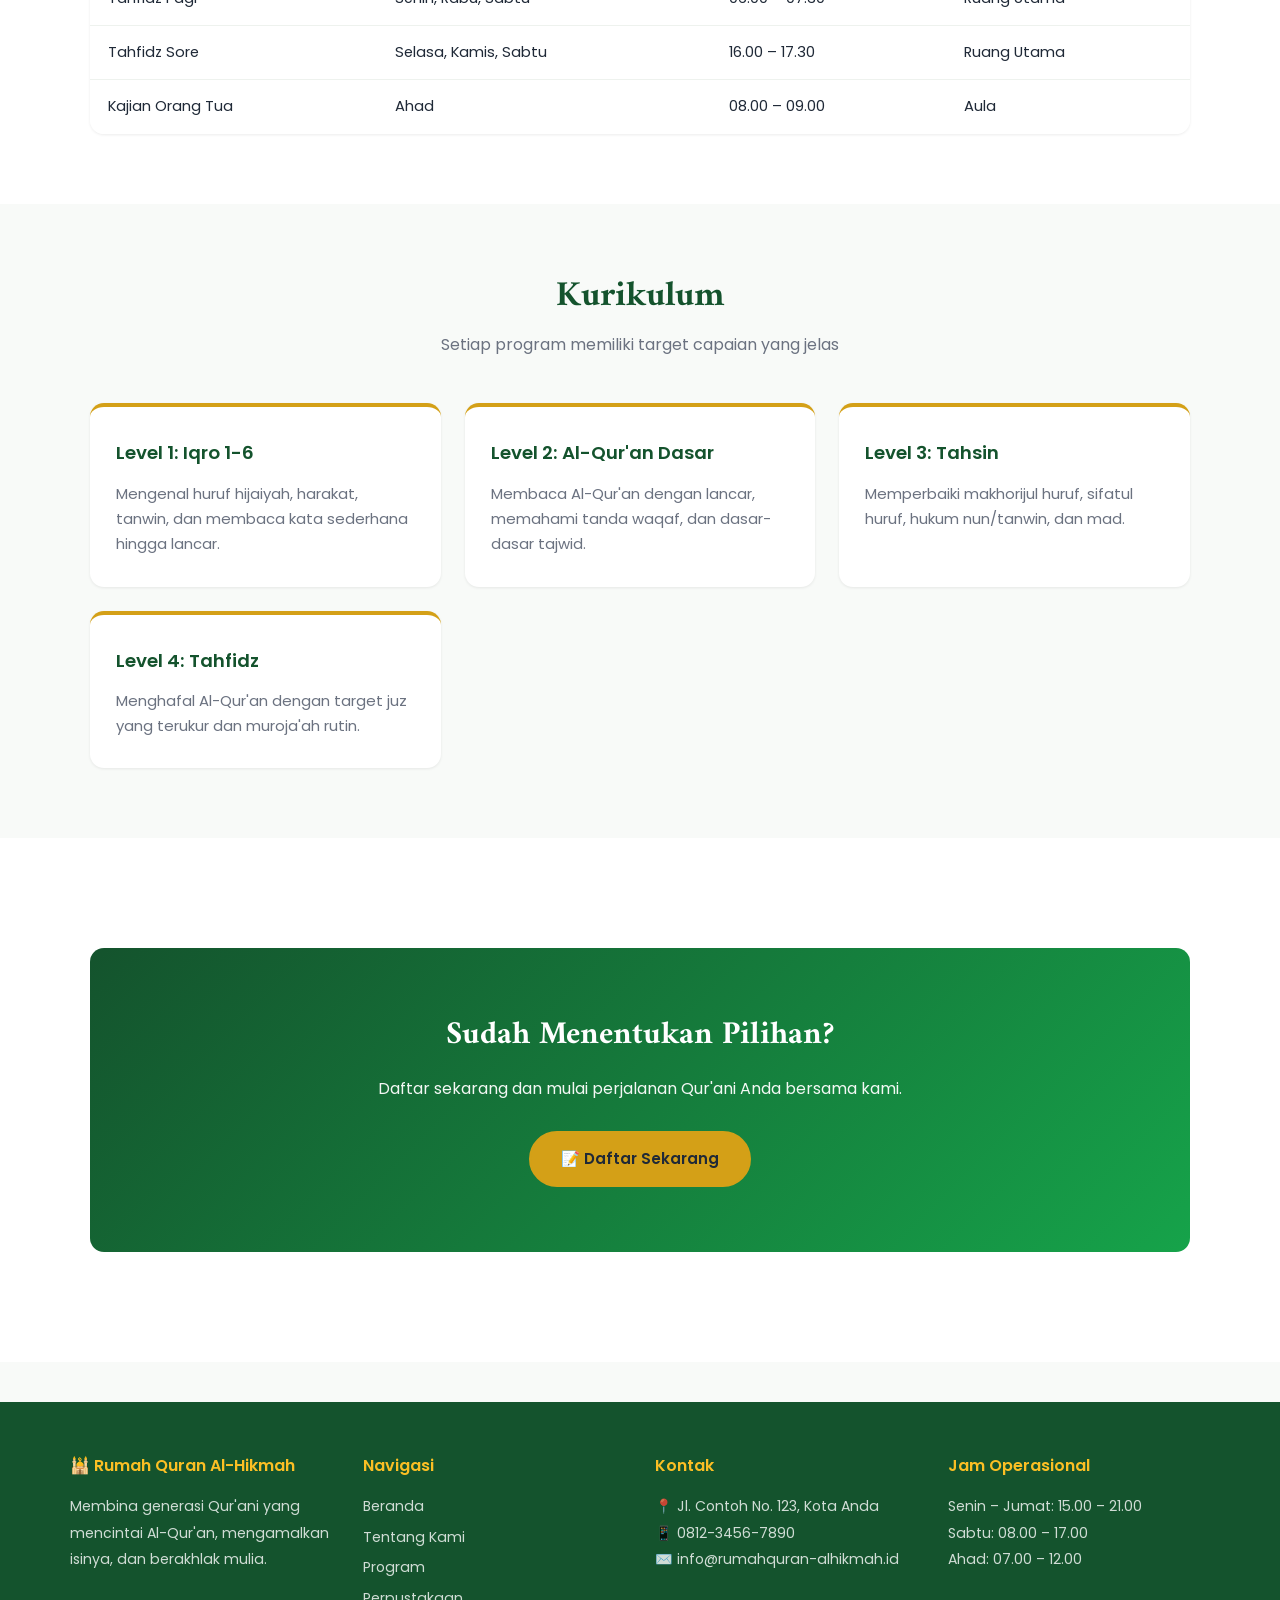
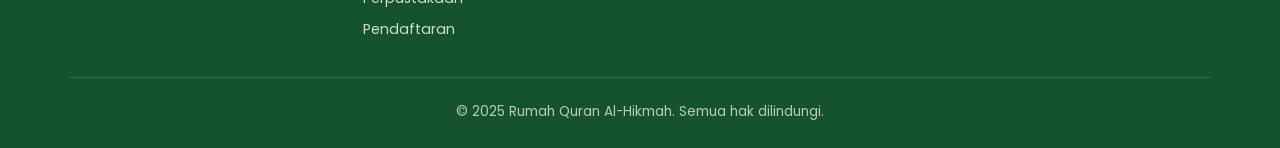
<file: program.html>
<!DOCTYPE html>
<html lang="id">
<head>
<meta charset="UTF-8">
<meta name="viewport" content="width=device-width, initial-scale=1.0">
<title>Program & Jadwal — Rumah Quran Al-Hikmah</title>
<meta name="description" content="Program tahsin, tahfidz, iqro, dan kajian Islam di Rumah Quran Al-Hikmah. Lihat jadwal dan infaq.">
<link href="https://fonts.googleapis.com/css2?family=Amiri:wght@400;700&family=Poppins:wght@400;500;600;700&display=swap" rel="stylesheet">
<link rel="stylesheet" href="style.css">
</head>
<body>

<nav>
  <div class="container">
    <div class="logo">🕌 Rumah Quran Al-Hikmah</div>
    <ul>
      <li><a href="index.html">Beranda</a></li>
      <li><a href="tentang.html">Tentang</a></li>
      <li><a href="program.html" class="active">Program</a></li>
      <li><a href="perpustakaan.html">Perpustakaan</a></li>
      <li><a href="pendaftaran.html">Pendaftaran</a></li>
      <li><a href="kontak.html">Kontak</a></li>
    </ul>
  </div>
</nav>

<header class="hero compact">
  <div class="container">
    <h1>Program & Jadwal</h1>
    <p>Pilih kelas yang sesuai untuk Anda dan keluarga</p>
  </div>
</header>

<section>
  <div class="container">
    <div class="section-head">
      <h2>Daftar Program</h2>
      <p>Semua program dirancang dengan kurikulum yang terstruktur dan target yang terukur</p>
    </div>
    <div class="cards">
      <div class="card">
        <h3>📖 Iqro & Baca Tulis Al-Qur'an</h3>
        <p>Untuk pemula usia 5 tahun ke atas. Belajar mengenal huruf hijaiyah hingga lancar membaca Al-Qur'an.</p>
        <p style="margin-top:12px;"><strong>Durasi:</strong> 3x/minggu, 60 menit</p>
        <p><strong>Infaq:</strong> Rp 150.000/bulan</p>
      </div>
      <div class="card">
        <h3>🎯 Tahsin</h3>
        <p>Perbaikan bacaan sesuai kaidah tajwid dan makhorijul huruf. Untuk yang sudah bisa membaca Al-Qur'an.</p>
        <p style="margin-top:12px;"><strong>Durasi:</strong> 2x/minggu, 90 menit</p>
        <p><strong>Infaq:</strong> Rp 200.000/bulan</p>
      </div>
      <div class="card">
        <h3>💚 Tahfidz</h3>
        <p>Program hafalan dengan target juz yang terukur. Tersedia kelas anak dan dewasa dengan bimbingan intensif.</p>
        <p style="margin-top:12px;"><strong>Durasi:</strong> 3x/minggu, 90 menit</p>
        <p><strong>Infaq:</strong> Rp 250.000/bulan</p>
      </div>
      <div class="card">
        <h3>👨‍👩‍👧 Kajian Orang Tua</h3>
        <p>Kajian Islam mingguan untuk orang tua santri dan masyarakat umum. Terbuka untuk semua kalangan.</p>
        <p style="margin-top:12px;"><strong>Durasi:</strong> 1x/minggu, 60 menit</p>
        <p><strong>Infaq:</strong> Gratis</p>
      </div>
    </div>
  </div>
</section>

<section class="alt">
  <div class="container">
    <div class="section-head">
      <h2>Jadwal Rutin</h2>
      <p>Jadwal dapat berubah, silakan konfirmasi ke admin untuk info terbaru</p>
    </div>
    <div class="table-wrap">
      <table>
        <thead>
          <tr>
            <th>Program</th>
            <th>Hari</th>
            <th>Jam</th>
            <th>Lokasi</th>
          </tr>
        </thead>
        <tbody>
          <tr><td>Iqro Anak</td><td>Senin, Rabu, Jumat</td><td>16.00 – 17.00</td><td>Ruang A</td></tr>
          <tr><td>Iqro Dewasa</td><td>Selasa, Kamis</td><td>16.00 – 17.00</td><td>Ruang B</td></tr>
          <tr><td>Tahsin Dewasa</td><td>Selasa, Kamis</td><td>19.30 – 21.00</td><td>Ruang B</td></tr>
          <tr><td>Tahsin Remaja</td><td>Senin, Rabu</td><td>16.00 – 17.30</td><td>Ruang A</td></tr>
          <tr><td>Tahfidz Pagi</td><td>Senin, Rabu, Sabtu</td><td>06.00 – 07.30</td><td>Ruang Utama</td></tr>
          <tr><td>Tahfidz Sore</td><td>Selasa, Kamis, Sabtu</td><td>16.00 – 17.30</td><td>Ruang Utama</td></tr>
          <tr><td>Kajian Orang Tua</td><td>Ahad</td><td>08.00 – 09.00</td><td>Aula</td></tr>
        </tbody>
      </table>
    </div>
  </div>
</section>

<section>
  <div class="container">
    <div class="section-head">
      <h2>Kurikulum</h2>
      <p>Setiap program memiliki target capaian yang jelas</p>
    </div>
    <div class="cards">
      <div class="card">
        <h3>Level 1: Iqro 1-6</h3>
        <p>Mengenal huruf hijaiyah, harakat, tanwin, dan membaca kata sederhana hingga lancar.</p>
      </div>
      <div class="card">
        <h3>Level 2: Al-Qur'an Dasar</h3>
        <p>Membaca Al-Qur'an dengan lancar, memahami tanda waqaf, dan dasar-dasar tajwid.</p>
      </div>
      <div class="card">
        <h3>Level 3: Tahsin</h3>
        <p>Memperbaiki makhorijul huruf, sifatul huruf, hukum nun/tanwin, dan mad.</p>
      </div>
      <div class="card">
        <h3>Level 4: Tahfidz</h3>
        <p>Menghafal Al-Qur'an dengan target juz yang terukur dan muroja'ah rutin.</p>
      </div>
    </div>
  </div>
</section>

<section class="alt">
  <div class="container">
    <div class="cta-banner">
      <h2>Sudah Menentukan Pilihan?</h2>
      <p>Daftar sekarang dan mulai perjalanan Qur'ani Anda bersama kami.</p>
      <a href="pendaftaran.html" class="btn">📝 Daftar Sekarang</a>
    </div>
  </div>
</section>

<footer>
  <div class="footer-content">
    <div>
      <h4>🕌 Rumah Quran Al-Hikmah</h4>
      <p>Membina generasi Qur'ani yang mencintai Al-Qur'an, mengamalkan isinya, dan berakhlak mulia.</p>
    </div>
    <div>
      <h4>Navigasi</h4>
      <ul>
        <li><a href="index.html">Beranda</a></li>
        <li><a href="tentang.html">Tentang Kami</a></li>
        <li><a href="program.html">Program</a></li>
        <li><a href="perpustakaan.html">Perpustakaan</a></li>
        <li><a href="pendaftaran.html">Pendaftaran</a></li>
      </ul>
    </div>
    <div>
      <h4>Kontak</h4>
      <p>📍 Jl. Contoh No. 123, Kota Anda</p>
      <p>📱 <a href="https://wa.me/6281234567890">0812-3456-7890</a></p>
      <p>✉️ info@rumahquran-alhikmah.id</p>
    </div>
    <div>
      <h4>Jam Operasional</h4>
      <p>Senin – Jumat: 15.00 – 21.00</p>
      <p>Sabtu: 08.00 – 17.00</p>
      <p>Ahad: 07.00 – 12.00</p>
    </div>
  </div>
  <div class="copyright">&copy; 2025 Rumah Quran Al-Hikmah. Semua hak dilindungi.</div>
</footer>

</body>
</html>
</file>
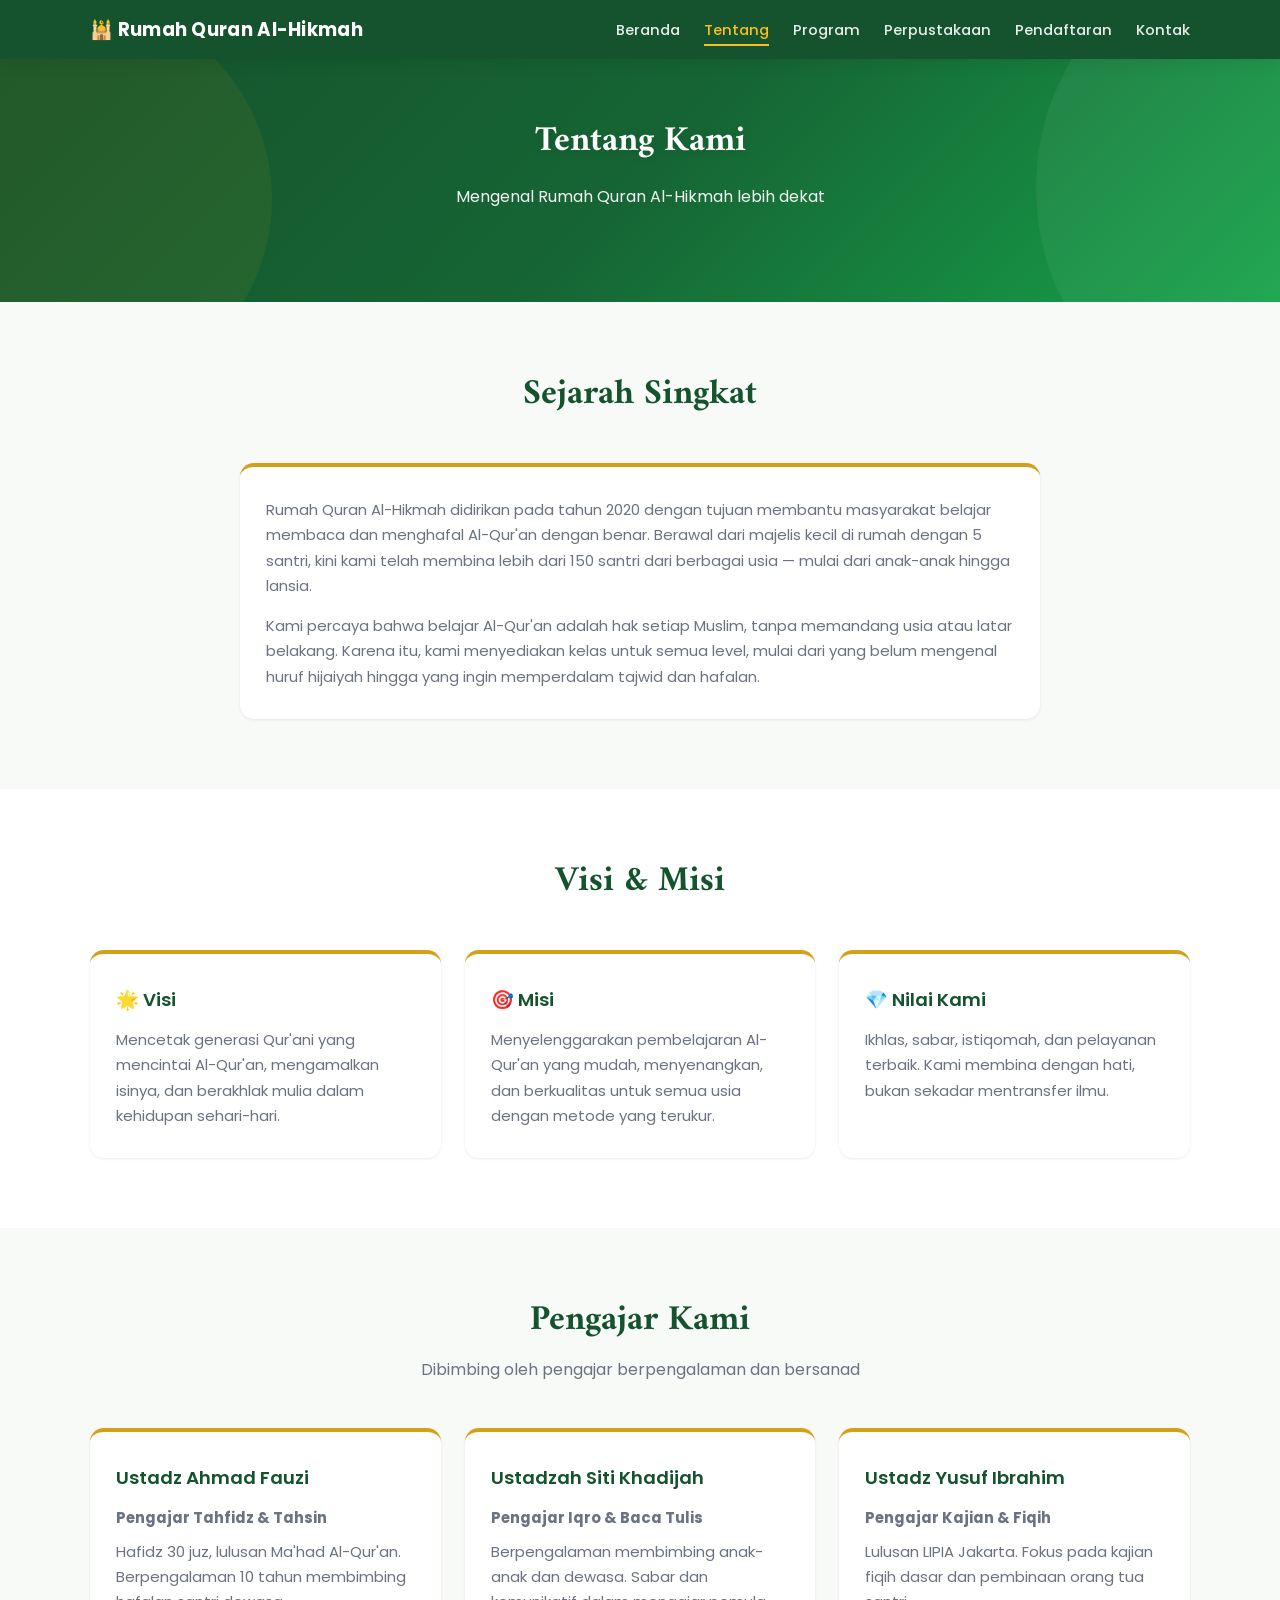
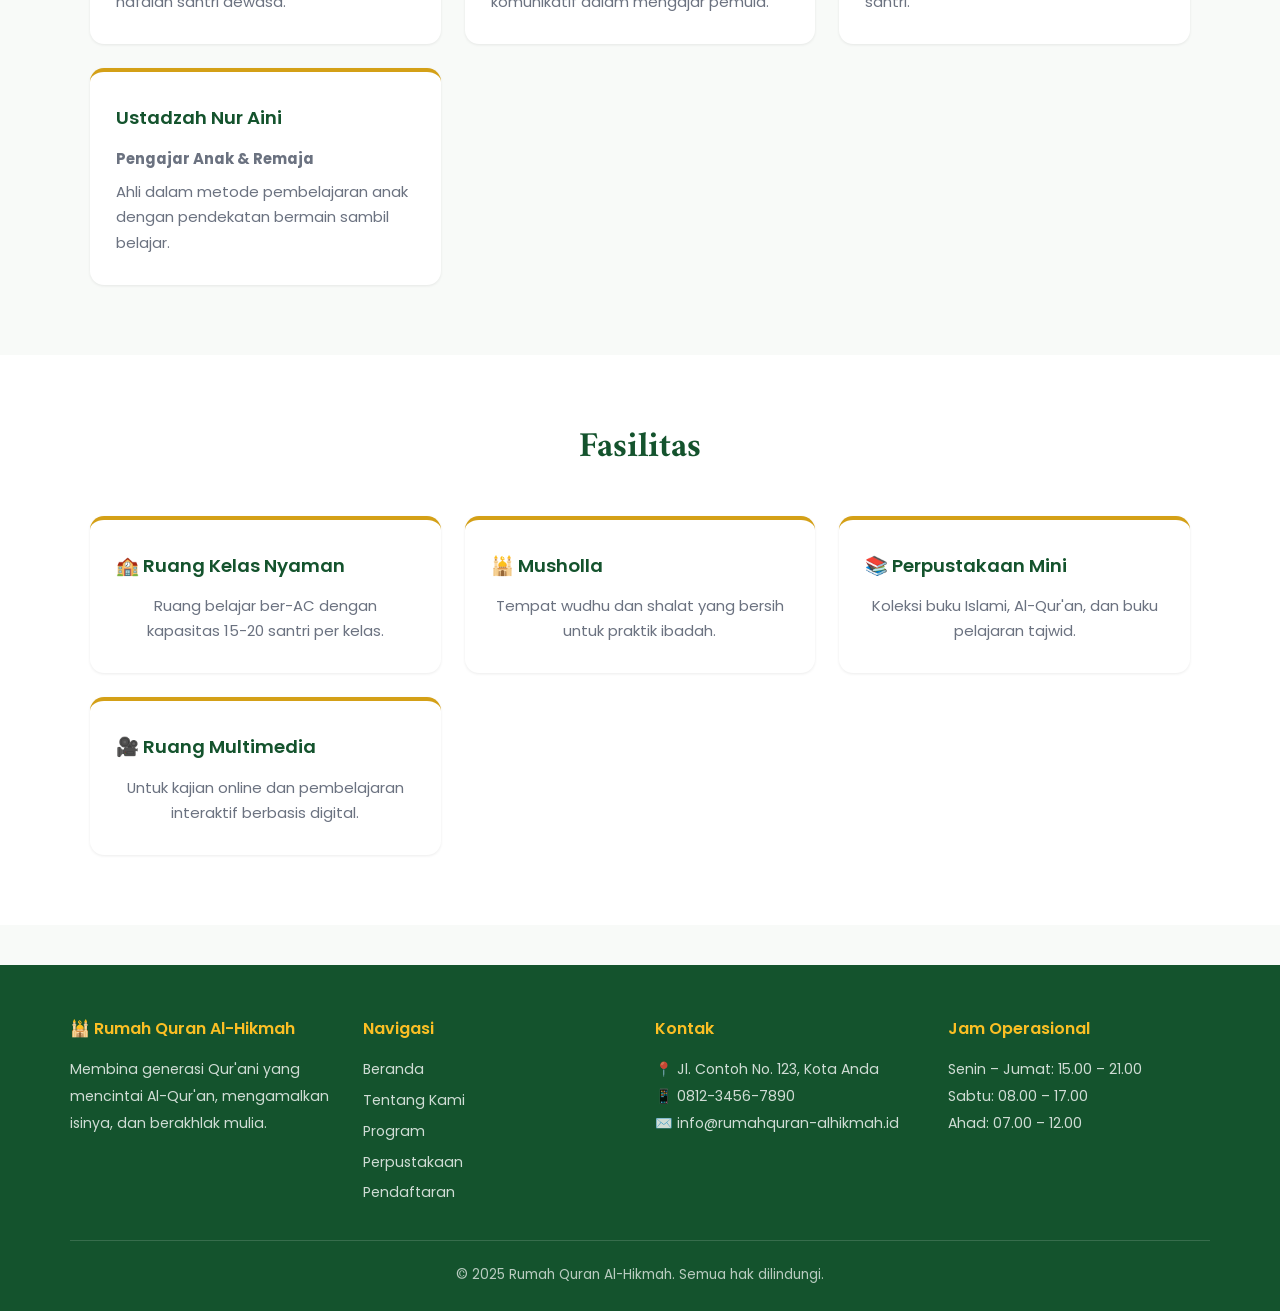
<file: tentang.html>
<!DOCTYPE html>
<html lang="id">
<head>
<meta charset="UTF-8">
<meta name="viewport" content="width=device-width, initial-scale=1.0">
<title>Tentang Kami — Rumah Quran Al-Hikmah</title>
<meta name="description" content="Mengenal lebih dekat Rumah Quran Al-Hikmah: sejarah, visi misi, pengajar, dan fasilitas.">
<link href="https://fonts.googleapis.com/css2?family=Amiri:wght@400;700&family=Poppins:wght@400;500;600;700&display=swap" rel="stylesheet">
<link rel="stylesheet" href="style.css">
</head>
<body>

<nav>
  <div class="container">
    <div class="logo">🕌 Rumah Quran Al-Hikmah</div>
    <ul>
      <li><a href="index.html">Beranda</a></li>
      <li><a href="tentang.html" class="active">Tentang</a></li>
      <li><a href="program.html">Program</a></li>
      <li><a href="perpustakaan.html">Perpustakaan</a></li>
      <li><a href="pendaftaran.html">Pendaftaran</a></li>
      <li><a href="kontak.html">Kontak</a></li>
    </ul>
  </div>
</nav>

<header class="hero compact">
  <div class="container">
    <h1>Tentang Kami</h1>
    <p>Mengenal Rumah Quran Al-Hikmah lebih dekat</p>
  </div>
</header>

<section>
  <div class="container">
    <div class="section-head">
      <h2>Sejarah Singkat</h2>
    </div>
    <div class="card" style="max-width:800px; margin:0 auto;">
      <p>Rumah Quran Al-Hikmah didirikan pada tahun 2020 dengan tujuan membantu masyarakat belajar membaca dan menghafal Al-Qur'an dengan benar. Berawal dari majelis kecil di rumah dengan 5 santri, kini kami telah membina lebih dari 150 santri dari berbagai usia — mulai dari anak-anak hingga lansia.</p>
      <p style="margin-top:15px;">Kami percaya bahwa belajar Al-Qur'an adalah hak setiap Muslim, tanpa memandang usia atau latar belakang. Karena itu, kami menyediakan kelas untuk semua level, mulai dari yang belum mengenal huruf hijaiyah hingga yang ingin memperdalam tajwid dan hafalan.</p>
    </div>
  </div>
</section>

<section class="alt">
  <div class="container">
    <div class="section-head">
      <h2>Visi & Misi</h2>
    </div>
    <div class="cards">
      <div class="card">
        <h3>🌟 Visi</h3>
        <p>Mencetak generasi Qur'ani yang mencintai Al-Qur'an, mengamalkan isinya, dan berakhlak mulia dalam kehidupan sehari-hari.</p>
      </div>
      <div class="card">
        <h3>🎯 Misi</h3>
        <p>Menyelenggarakan pembelajaran Al-Qur'an yang mudah, menyenangkan, dan berkualitas untuk semua usia dengan metode yang terukur.</p>
      </div>
      <div class="card">
        <h3>💎 Nilai Kami</h3>
        <p>Ikhlas, sabar, istiqomah, dan pelayanan terbaik. Kami membina dengan hati, bukan sekadar mentransfer ilmu.</p>
      </div>
    </div>
  </div>
</section>

<section>
  <div class="container">
    <div class="section-head">
      <h2>Pengajar Kami</h2>
      <p>Dibimbing oleh pengajar berpengalaman dan bersanad</p>
    </div>
    <div class="cards">
      <div class="card">
        <h3>Ustadz Ahmad Fauzi</h3>
        <p><strong>Pengajar Tahfidz & Tahsin</strong></p>
        <p>Hafidz 30 juz, lulusan Ma'had Al-Qur'an. Berpengalaman 10 tahun membimbing hafalan santri dewasa.</p>
      </div>
      <div class="card">
        <h3>Ustadzah Siti Khadijah</h3>
        <p><strong>Pengajar Iqro & Baca Tulis</strong></p>
        <p>Berpengalaman membimbing anak-anak dan dewasa. Sabar dan komunikatif dalam mengajar pemula.</p>
      </div>
      <div class="card">
        <h3>Ustadz Yusuf Ibrahim</h3>
        <p><strong>Pengajar Kajian & Fiqih</strong></p>
        <p>Lulusan LIPIA Jakarta. Fokus pada kajian fiqih dasar dan pembinaan orang tua santri.</p>
      </div>
      <div class="card">
        <h3>Ustadzah Nur Aini</h3>
        <p><strong>Pengajar Anak & Remaja</strong></p>
        <p>Ahli dalam metode pembelajaran anak dengan pendekatan bermain sambil belajar.</p>
      </div>
    </div>
  </div>
</section>

<section class="alt">
  <div class="container">
    <div class="section-head">
      <h2>Fasilitas</h2>
    </div>
    <div class="cards">
      <div class="card center">
        <h3>🏫 Ruang Kelas Nyaman</h3>
        <p>Ruang belajar ber-AC dengan kapasitas 15-20 santri per kelas.</p>
      </div>
      <div class="card center">
        <h3>🕌 Musholla</h3>
        <p>Tempat wudhu dan shalat yang bersih untuk praktik ibadah.</p>
      </div>
      <div class="card center">
        <h3>📚 Perpustakaan Mini</h3>
        <p>Koleksi buku Islami, Al-Qur'an, dan buku pelajaran tajwid.</p>
      </div>
      <div class="card center">
        <h3>🎥 Ruang Multimedia</h3>
        <p>Untuk kajian online dan pembelajaran interaktif berbasis digital.</p>
      </div>
    </div>
  </div>
</section>

<footer>
  <div class="footer-content">
    <div>
      <h4>🕌 Rumah Quran Al-Hikmah</h4>
      <p>Membina generasi Qur'ani yang mencintai Al-Qur'an, mengamalkan isinya, dan berakhlak mulia.</p>
    </div>
    <div>
      <h4>Navigasi</h4>
      <ul>
        <li><a href="index.html">Beranda</a></li>
        <li><a href="tentang.html">Tentang Kami</a></li>
        <li><a href="program.html">Program</a></li>
        <li><a href="perpustakaan.html">Perpustakaan</a></li>
        <li><a href="pendaftaran.html">Pendaftaran</a></li>
      </ul>
    </div>
    <div>
      <h4>Kontak</h4>
      <p>📍 Jl. Contoh No. 123, Kota Anda</p>
      <p>📱 <a href="https://wa.me/6281234567890">0812-3456-7890</a></p>
      <p>✉️ info@rumahquran-alhikmah.id</p>
    </div>
    <div>
      <h4>Jam Operasional</h4>
      <p>Senin – Jumat: 15.00 – 21.00</p>
      <p>Sabtu: 08.00 – 17.00</p>
      <p>Ahad: 07.00 – 12.00</p>
    </div>
  </div>
  <div class="copyright">&copy; 2025 Rumah Quran Al-Hikmah. Semua hak dilindungi.</div>
</footer>

</body>
</html>
</file>
<file: style.css>
/* =====================================================
   RUMAH QURAN AL-HIKMAH - STYLESHEET FINAL
   ===================================================== */

:root {
  --primary: #14532d;
  --primary-light: #166534;
  --secondary: #16a34a;
  --accent: #d4a017;
  --accent-light: #fbbf24;
  --bg: #f8faf8;
  --bg-alt: #ffffff;
  --text: #1f2937;
  --muted: #6b7280;
  --white: #ffffff;
  --danger: #dc2626;
  --shadow-sm: 0 1px 3px rgba(0,0,0,0.08);
  --shadow-md: 0 4px 15px rgba(0,0,0,0.08);
  --shadow-lg: 0 10px 30px rgba(0,0,0,0.12);
  --radius: 14px;
  --radius-sm: 8px;
  --transition: all 0.25s ease;
}

* { margin: 0; padding: 0; box-sizing: border-box; }

html { scroll-behavior: smooth; }

body {
  font-family: 'Poppins', -apple-system, sans-serif;
  background: var(--bg);
  color: var(--text);
  line-height: 1.7;
  font-size: 15px;
  -webkit-font-smoothing: antialiased;
}

img { max-width: 100%; display: block; }
a { color: var(--primary); text-decoration: none; }

.container {
  max-width: 1140px;
  margin: 0 auto;
  padding: 0 20px;
}

/* ============ NAVBAR ============ */
nav {
  background: var(--primary);
  padding: 0;
  position: sticky;
  top: 0;
  z-index: 1000;
  box-shadow: var(--shadow-md);
}

nav .container {
  display: flex;
  justify-content: space-between;
  align-items: center;
  flex-wrap: wrap;
  padding: 14px 20px;
  gap: 10px;
}

nav .logo {
  color: var(--white);
  font-weight: 700;
  font-size: 1.15rem;
  display: flex;
  align-items: center;
  gap: 8px;
  letter-spacing: 0.3px;
}

nav ul {
  list-style: none;
  display: flex;
  gap: 24px;
  flex-wrap: wrap;
  align-items: center;
}

nav ul a {
  color: rgba(255,255,255,0.9);
  font-size: 0.92rem;
  font-weight: 500;
  padding: 6px 0;
  position: relative;
  transition: var(--transition);
}

nav ul a:hover,
nav ul a.active { color: var(--accent-light); }

nav ul a::after {
  content: '';
  position: absolute;
  bottom: 0; left: 0;
  width: 0; height: 2px;
  background: var(--accent-light);
  transition: width 0.3s;
}

nav ul a:hover::after,
nav ul a.active::after { width: 100%; }

/* ============ HERO ============ */
.hero {
  background: linear-gradient(135deg, var(--primary) 0%, var(--primary-light) 50%, var(--secondary) 100%);
  color: var(--white);
  padding: 100px 20px;
  text-align: center;
  position: relative;
  overflow: hidden;
}

.hero::before {
  content: '';
  position: absolute;
  top: -50%; right: -20%;
  width: 500px; height: 500px;
  background: rgba(255,255,255,0.05);
  border-radius: 50%;
  pointer-events: none;
}

.hero::after {
  content: '';
  position: absolute;
  bottom: -40%; left: -10%;
  width: 400px; height: 400px;
  background: rgba(212,160,23,0.08);
  border-radius: 50%;
  pointer-events: none;
}

.hero .container { position: relative; z-index: 1; }

.hero h1 {
  font-family: 'Amiri', serif;
  font-size: 2.8rem;
  margin-bottom: 18px;
  line-height: 1.3;
  font-weight: 700;
  text-shadow: 0 2px 10px rgba(0,0,0,0.1);
}

.hero p {
  font-size: 1.1rem;
  margin-bottom: 32px;
  opacity: 0.95;
  max-width: 650px;
  margin-left: auto;
  margin-right: auto;
}

.hero.compact { padding: 60px 20px; }
.hero.compact h1 { font-size: 2.2rem; }
.hero.compact p { font-size: 1rem; }

/* ============ BUTTONS ============ */
.btn {
  display: inline-block;
  background: var(--accent);
  color: #1f2937;
  padding: 13px 30px;
  border-radius: 30px;
  font-weight: 600;
  font-size: 0.95rem;
  margin: 5px;
  border: 2px solid var(--accent);
  cursor: pointer;
  transition: var(--transition);
  font-family: 'Poppins', sans-serif;
  text-decoration: none;
}

.btn:hover {
  transform: translateY(-2px);
  box-shadow: var(--shadow-md);
  background: var(--accent-light);
  border-color: var(--accent-light);
  color: #1f2937;
}

.btn-outline {
  background: transparent;
  color: var(--white);
  border-color: rgba(255,255,255,0.7);
}

.btn-outline:hover {
  background: var(--white);
  color: var(--primary);
  border-color: var(--white);
}

.btn-primary {
  background: var(--primary);
  color: var(--white);
  border-color: var(--primary);
}

.btn-primary:hover {
  background: var(--secondary);
  border-color: var(--secondary);
  color: var(--white);
}

.btn-block { display: block; width: 100%; margin: 0; }

/* ============ SECTIONS ============ */
section { padding: 70px 0; }

section.alt { background: var(--bg-alt); }

.section-head {
  text-align: center;
  margin-bottom: 45px;
  max-width: 700px;
  margin-left: auto;
  margin-right: auto;
}

.section-head h2 {
  font-family: 'Amiri', serif;
  font-size: 2.2rem;
  color: var(--primary);
  margin-bottom: 12px;
  line-height: 1.3;
}

.section-head p {
  color: var(--muted);
  font-size: 1rem;
}

.arabic {
  font-family: 'Amiri', serif;
  font-size: 1.5rem;
  color: var(--primary);
  text-align: center;
  display: block;
  margin: 10px 0;
}

/* ============ CARDS ============ */
.cards {
  display: grid;
  grid-template-columns: repeat(auto-fit, minmax(260px, 1fr));
  gap: 24px;
}

.card {
  background: var(--bg-alt);
  padding: 30px 26px;
  border-radius: var(--radius);
  box-shadow: var(--shadow-sm);
  border-top: 4px solid var(--accent);
  transition: var(--transition);
  height: 100%;
}

.card:hover {
  transform: translateY(-5px);
  box-shadow: var(--shadow-md);
}

.card h3 {
  color: var(--primary);
  margin-bottom: 12px;
  font-size: 1.15rem;
  font-weight: 600;
  display: flex;
  align-items: center;
  gap: 8px;
}

.card p {
  color: var(--muted);
  font-size: 0.93rem;
  margin-bottom: 8px;
}

.card p:last-child { margin-bottom: 0; }
.card.center { text-align: center; }

/* ============ STATS BAR ============ */
.stats-bar {
  display: grid;
  grid-template-columns: repeat(auto-fit, minmax(150px, 1fr));
  gap: 20px;
  margin-bottom: 45px;
  text-align: center;
}

.stat-item {
  background: var(--bg-alt);
  padding: 24px 15px;
  border-radius: var(--radius);
  box-shadow: var(--shadow-sm);
  border-bottom: 3px solid var(--accent);
}

.stat-item h3 {
  font-size: 2.2rem;
  color: var(--primary);
  font-family: 'Amiri', serif;
  line-height: 1.1;
  margin-bottom: 4px;
}

.stat-item p {
  color: var(--muted);
  font-size: 0.88rem;
  font-weight: 500;
}

/* ============ TABEL ============ */
.table-wrap {
  overflow-x: auto;
  border-radius: var(--radius);
  box-shadow: var(--shadow-sm);
}

table {
  width: 100%;
  border-collapse: collapse;
  background: var(--bg-alt);
  min-width: 500px;
}

table th, table td {
  padding: 14px 18px;
  text-align: left;
  border-bottom: 1px solid #eef2ee;
  font-size: 0.92rem;
}

table th {
  background: var(--primary);
  color: var(--white);
  font-weight: 600;
  font-size: 0.88rem;
  letter-spacing: 0.3px;
}

table tr:last-child td { border-bottom: none; }
table tr:hover td { background: #f8faf8; }

/* ============ PERPUSTAKAAN ============ */
.filter-bar {
  display: flex;
  flex-wrap: wrap;
  gap: 10px;
  justify-content: center;
  margin-bottom: 22px;
}

.search-box {
  width: 100%;
  max-width: 480px;
  padding: 13px 22px;
  border: 2px solid #e5e7eb;
  border-radius: 30px;
  font-family: 'Poppins', sans-serif;
  font-size: 0.95rem;
  outline: none;
  transition: var(--transition);
  background: var(--bg-alt);
}

.search-box:focus {
  border-color: var(--primary);
  box-shadow: 0 0 0 4px rgba(20,83,45,0.08);
}

.filter-btn {
  padding: 9px 20px;
  border: 2px solid var(--primary);
  background: transparent;
  color: var(--primary);
  border-radius: 30px;
  cursor: pointer;
  font-family: 'Poppins', sans-serif;
  font-weight: 600;
  font-size: 0.85rem;
  transition: var(--transition);
}

.filter-btn:hover,
.filter-btn.active {
  background: var(--primary);
  color: var(--white);
  transform: translateY(-2px);
}

.books-grid {
  display: grid;
  grid-template-columns: repeat(auto-fill, minmax(220px, 1fr));
  gap: 24px;
}

.book-card {
  background: var(--bg-alt);
  border-radius: var(--radius);
  overflow: hidden;
  box-shadow: var(--shadow-sm);
  display: flex;
  flex-direction: column;
  transition: var(--transition);
  border: 1px solid #eef2ee;
}

.book-card:hover {
  transform: translateY(-6px);
  box-shadow: var(--shadow-lg);
}

.book-cover {
  width: 100%;
  aspect-ratio: 3/4;
  background: linear-gradient(135deg, var(--primary), var(--secondary));
  display: flex;
  align-items: center;
  justify-content: center;
  color: var(--white);
  font-family: 'Amiri', serif;
  font-size: 1.2rem;
  text-align: center;
  padding: 20px;
  position: relative;
  overflow: hidden;
  line-height: 1.4;
}

.book-cover img {
  width: 100%;
  height: 100%;
  object-fit: cover;
  position: absolute;
  inset: 0;
}

.book-badge {
  position: absolute;
  top: 10px;
  right: 10px;
  background: var(--accent);
  color: #1f2937;
  font-size: 0.68rem;
  font-weight: 700;
  padding: 5px 11px;
  border-radius: 20px;
  font-family: 'Poppins', sans-serif;
  z-index: 2;
  letter-spacing: 0.5px;
}

.book-badge.paid {
  background: var(--danger);
  color: var(--white);
}

.book-info {
  padding: 18px;
  flex: 1;
  display: flex;
  flex-direction: column;
}

.book-info h3 {
  font-size: 1rem;
  color: var(--primary);
  margin-bottom: 6px;
  font-family: 'Poppins', sans-serif;
  font-weight: 600;
  line-height: 1.4;
}

.book-author {
  font-size: 0.78rem;
  color: var(--muted);
  margin-bottom: 10px;
}

.book-desc {
  font-size: 0.84rem;
  color: var(--muted);
  margin-bottom: 14px;
  flex: 1;
  display: -webkit-box;
  -webkit-line-clamp: 3;
  -webkit-box-orient: vertical;
  overflow: hidden;
  line-height: 1.6;
}

.book-price {
  font-weight: 700;
  color: var(--primary);
  margin-bottom: 12px;
  font-size: 1rem;
}

.book-price.free { color: var(--secondary); }

.book-actions { display: flex; gap: 8px; }

.btn-sm {
  flex: 1;
  padding: 10px 12px;
  border-radius: 25px;
  text-decoration: none;
  text-align: center;
  font-size: 0.8rem;
  font-weight: 600;
  transition: var(--transition);
  border: none;
  cursor: pointer;
  font-family: 'Poppins', sans-serif;
  display: inline-block;
}

.btn-sm:hover { transform: translateY(-2px); }

.btn-download {
  background: var(--primary);
  color: var(--white);
}

.btn-download:hover { background: var(--secondary); color: var(--white); }

.btn-buy {
  background: var(--accent);
  color: #1f2937;
}

.btn-buy:hover { background: var(--accent-light); color: #1f2937; }

.no-result {
  text-align: center;
  padding: 60px 20px;
  color: var(--muted);
  grid-column: 1 / -1;
  font-size: 1rem;
}

/* ============ TESTIMONI ============ */
.testimonial {
  background: var(--bg-alt);
  padding: 30px 26px;
  border-radius: var(--radius);
  box-shadow: var(--shadow-sm);
  border-left: 4px solid var(--accent);
  position: relative;
}

.testimonial::before {
  content: '"';
  position: absolute;
  top: 10px; right: 20px;
  font-size: 4rem;
  font-family: 'Amiri', serif;
  color: rgba(212,160,23,0.15);
  line-height: 1;
}

.testimonial p {
  font-style: italic;
  color: var(--text);
  margin-bottom: 16px;
  font-size: 0.95rem;
}

.testimonial .author {
  font-weight: 600;
  color: var(--primary);
  font-size: 0.9rem;
  font-style: normal;
}

.testimonial .role {
  font-size: 0.8rem;
  color: var(--muted);
  display: block;
}

/* ============ CTA BANNER ============ */
.cta-banner {
  background: linear-gradient(135deg, var(--primary), var(--secondary));
  color: var(--white);
  padding: 60px 30px;
  border-radius: var(--radius);
  text-align: center;
  margin: 40px 0;
}

.cta-banner h2 {
  font-family: 'Amiri', serif;
  font-size: 2rem;
  margin-bottom: 12px;
}

.cta-banner p {
  margin-bottom: 24px;
  opacity: 0.95;
  font-size: 1rem;
}

/* ============ FAQ ============ */
.faq-item {
  background: var(--bg-alt);
  border-radius: var(--radius-sm);
  margin-bottom: 12px;
  box-shadow: var(--shadow-sm);
  overflow: hidden;
  border-left: 3px solid var(--accent);
}

.faq-item summary {
  padding: 18px 22px;
  cursor: pointer;
  font-weight: 600;
  color: var(--primary);
  list-style: none;
  position: relative;
  font-size: 0.95rem;
  transition: var(--transition);
}

.faq-item summary::-webkit-details-marker { display: none; }

.faq-item summary::after {
  content: '+';
  position: absolute;
  right: 22px;
  top: 50%;
  transform: translateY(-50%);
  font-size: 1.4rem;
  color: var(--accent);
  font-weight: 400;
  transition: var(--transition);
}

.faq-item[open] summary::after {
  content: '−';
  transform: translateY(-50%) rotate(180deg);
}

.faq-item summary:hover { background: #f8faf8; }

.faq-item .faq-content {
  padding: 0 22px 20px;
  color: var(--muted);
  font-size: 0.92rem;
  line-height: 1.7;
}

/* ============ KONTAK ============ */
.contact-grid {
  display: grid;
  grid-template-columns: repeat(auto-fit, minmax(250px, 1fr));
  gap: 22px;
  margin-bottom: 40px;
}

.map-wrap {
  border-radius: var(--radius);
  overflow: hidden;
  box-shadow: var(--shadow-md);
  margin-bottom: 30px;
}

.map-wrap iframe {
  width: 100%;
  height: 400px;
  border: 0;
  display: block;
}

.social-links {
  display: flex;
  gap: 14px;
  justify-content: center;
  flex-wrap: wrap;
  margin-top: 20px;
}

.social-links a {
  display: inline-flex;
  align-items: center;
  gap: 8px;
  padding: 10px 20px;
  background: var(--bg-alt);
  border-radius: 30px;
  box-shadow: var(--shadow-sm);
  color: var(--primary);
  font-weight: 600;
  font-size: 0.88rem;
  transition: var(--transition);
}

.social-links a:hover {
  background: var(--primary);
  color: var(--white);
  transform: translateY(-2px);
}

/* ============ FOOTER ============ */
footer {
  background: var(--primary);
  color: var(--white);
  padding: 50px 20px 25px;
  margin-top: 40px;
}

footer .footer-content {
  display: grid;
  grid-template-columns: repeat(auto-fit, minmax(220px, 1fr));
  gap: 30px;
  max-width: 1140px;
  margin: 0 auto 30px;
}

footer h4 {
  color: var(--accent-light);
  margin-bottom: 14px;
  font-size: 1rem;
  font-weight: 600;
}

footer p, footer a {
  color: rgba(255,255,255,0.8);
  font-size: 0.88rem;
  line-height: 1.9;
}

footer a:hover { color: var(--accent-light); }

footer ul {
  list-style: none;
}

footer ul li { margin-bottom: 4px; }

footer .copyright {
  border-top: 1px solid rgba(255,255,255,0.15);
  padding-top: 22px;
  text-align: center;
  font-size: 0.85rem;
  color: rgba(255,255,255,0.7);
  max-width: 1140px;
  margin: 0 auto;
}

/* ============ RESPONSIVE ============ */
@media (max-width: 768px) {
  .hero { padding: 70px 20px; }
  .hero h1 { font-size: 2rem; }
  .hero p { font-size: 1rem; }
  section { padding: 50px 0; }
  .section-head h2 { font-size: 1.8rem; }
  nav ul { gap: 14px; }
  nav ul a { font-size: 0.85rem; }
  .stat-item h3 { font-size: 1.8rem; }
  .books-grid { grid-template-columns: repeat(auto-fill, minmax(160px, 1fr)); gap: 16px; }
  .book-info { padding: 14px; }
  .book-info h3 { font-size: 0.92rem; }
  .book-desc { font-size: 0.8rem; }
}

@media (max-width: 520px) {
  nav .container { padding: 12px 15px; }
  nav .logo { font-size: 1rem; }
  nav ul { gap: 10px; width: 100%; justify-content: center; }
  nav ul a { font-size: 0.78rem; }
  .hero h1 { font-size: 1.6rem; }
  .hero.compact h1 { font-size: 1.5rem; }
  .card { padding: 24px 20px; }
  .btn { padding: 11px 22px; font-size: 0.88rem; }
  section { padding: 40px 0; }
  .section-head h2 { font-size: 1.5rem; }
  .books-grid { grid-template-columns: 1fr 1fr; gap: 12px; }
  .book-actions { flex-direction: column; }
}
</file>
